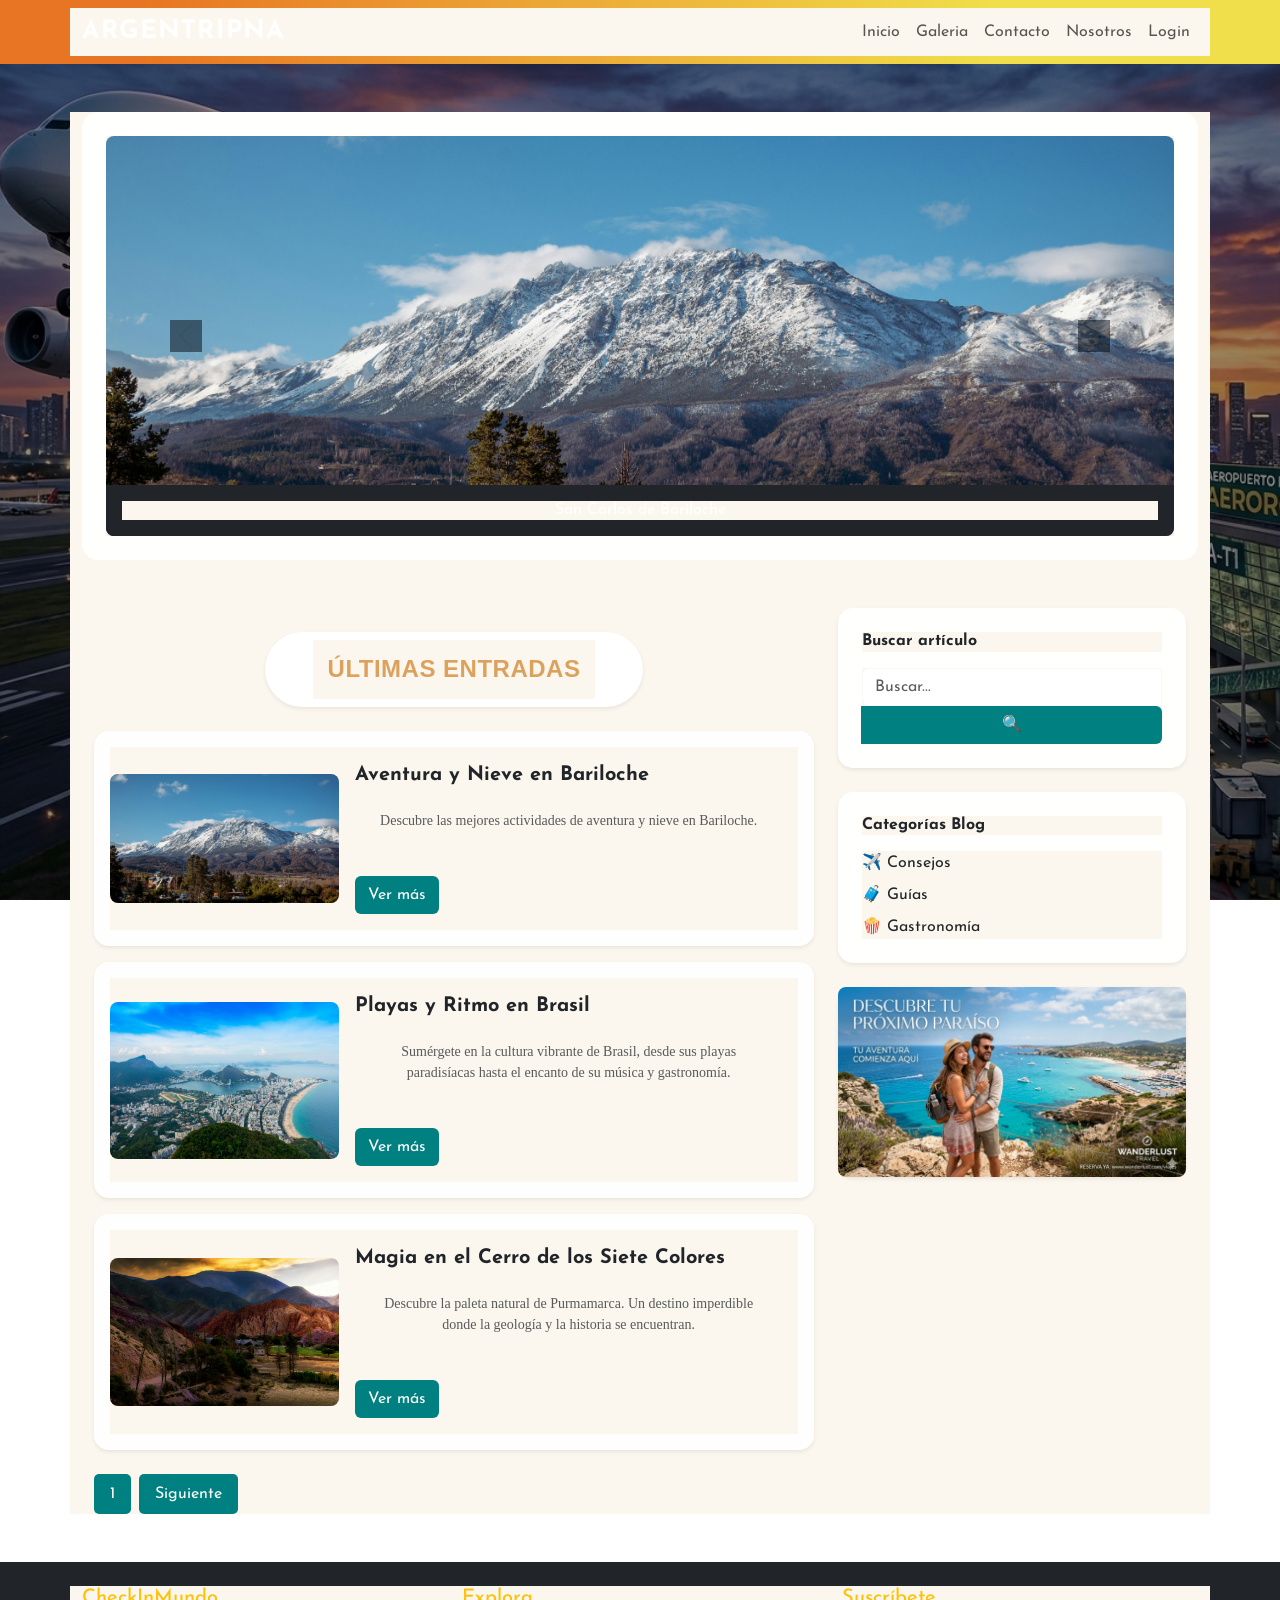
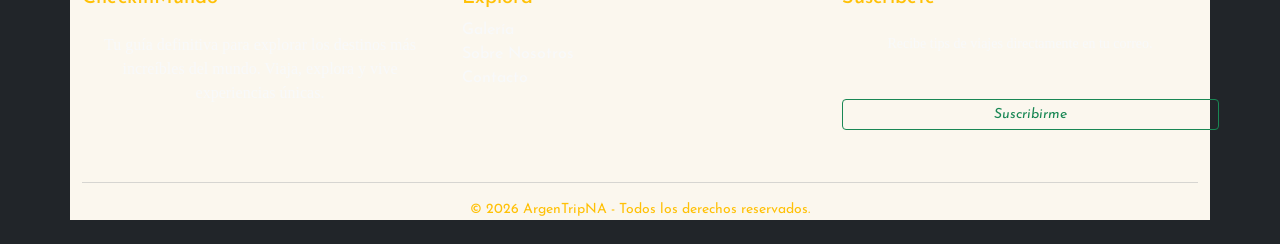
<file: index.html>
<!doctype html>
<html lang="es">
  <head>
    <meta charset="UTF-8" />
    <meta name="viewport" content="width=device-width, initial-scale=1.0" />
    <link rel="stylesheet" href="../css/bootstrap.min.css" />
    <link rel="stylesheet" href="../css/style.css" />
    <title>Destinos Turísticos</title>
  </head>
  <body class="fondo">
    <header class="sticky-top">
      <nav class="navbar nav-bg navbar-expand-lg">
        <div class="container">
          <a href="./index.html" class="navbar-brand">ArgenTripNA</a>
          <button
            class="navbar-toggler"
            data-bs-toggle="collapse"
            data-bs-target="#opcionesMenu"
          >
            <span class="navbar-toggler-icon"></span>
          </button>
          <div class="collapse navbar-collapse" id="opcionesMenu">
            <ul class="navbar-nav ms-auto">
              <li class="nav-item">
                <a
                  class="nav-link btn btn-outline-success hover-blanco"
                  href="./pages/entradaBlog.html"
                  >Inicio</a
                >
              </li>
              <li class="nav-item">
                <a
                  class="nav-link btn btn-outline-success hover-blanco"
                  href="./pages/galeria.html"
                  >Galeria</a
                >
              </li>
              <li class="nav-item">
                <a
                  class="nav-link btn btn-outline-success hover-blanco"
                  href="./pages/contacto.html"
                  >Contacto</a
                >
              </li>
              <li class="nav-item">
                <a
                  class="nav-link btn btn-outline-success hover-blanco"
                  href="./pages/nosotros.html"
                  >Nosotros</a
                >
              </li>
              <li class="nav-item">
                <a class="nav-link btn btn-outline-success hover-blanco" href="./pages/login.html"
                  >Login</a
                >
              </li>
            </ul>
          </div>
        </div>
      </nav>
    </header>
    <main class="container my-5">
      <section class="mb-5">
        <div class="p-4 rounded-4 card-glass">
          <div
            id="carouselExample"
            class="carousel slide"
            data-bs-ride="carousel"
          >
            <div class="carousel-inner">
              <div
                class="text-center carousel-item active"
                data-bs-interval="4000"
              >
                <a href="#" class="text-decoration-none">
                  <div
                    class="position-relative overflow-hidden rounded-3 shadow-sm"
                    style="height: 400px"
                  >
                    <img
                      src="../img/bariloche.jpg.jpeg"
                      class="d-block w-100 h-100 object-fit-cover"
                      alt="Bariloche"
                    />
                    <div
                      class="position-absolute bottom-0 start-0 w-100 bg-dark bg-opacity-70 p-3 text-white"
                    >
                      <h5 class="m-0 fs-6 fw-normal">
                        San Carlos de Bariloche
                      </h5>
                    </div>
                  </div>
                </a>
              </div>

              <div class="text-center carousel-item" data-bs-interval="4000">
                <a href="#" class="text-decoration-none">
                  <div
                    class="position-relative overflow-hidden rounded-3 shadow-sm"
                    style="height: 400px"
                  >
                    <img
                      src="../img/brasil.jpg.jpeg"
                      class="d-block w-100 h-100 object-fit-cover"
                      alt="Brasil"
                    />
                    <div
                      class="position-absolute bottom-0 start-0 w-100 bg-dark bg-opacity-70 p-3 text-white"
                    >
                      <h5 class="m-0 fs-6 fw-normal">
                        Playas Tropicales de Brasil
                      </h5>
                    </div>
                  </div>
                </a>
              </div>

              <div class="text-center carousel-item" data-bs-interval="4000">
                <a href="#" class="text-decoration-none">
                  <div
                    class="position-relative overflow-hidden rounded-3 shadow-sm"
                    style="height: 400px"
                  >
                    <img
                      src="../img/buenos aires.jpg.jpeg"
                      class="d-block w-100 h-100 object-fit-cover"
                      alt="Buenos Aires"
                    />
                    <div
                      class="position-absolute bottom-0 start-0 w-100 bg-dark bg-opacity-70 p-3 text-white"
                    >
                      <h5 class="m-0 fs-6 fw-normal">
                        Cultura y Tango en Buenos Aires
                      </h5>
                    </div>
                  </div>
                </a>
              </div>

              <div class="text-center carousel-item" data-bs-interval="4000">
                <a href="#" class="text-decoration-none">
                  <div
                    class="position-relative overflow-hidden rounded-3 shadow-sm"
                    style="height: 400px"
                  >
                    <img
                      src="../img/cerro de los siete colores.jpg.jpeg"
                      class="d-block w-100 h-100 object-fit-cover"
                      alt="Cerro de los Siete Colores"
                    />
                    <div
                      class="position-absolute bottom-0 start-0 w-100 bg-dark bg-opacity-70 p-3 text-white"
                    >
                      <h5 class="m-0 fs-6 fw-normal">
                        Cerro de los Siete Colores - Purmamarca
                      </h5>
                    </div>
                  </div>
                </a>
              </div>

              <div class="text-center carousel-item" data-bs-interval="4000">
                <a href="#" class="text-decoration-none">
                  <div
                    class="position-relative overflow-hidden rounded-3 shadow-sm"
                    style="height: 400px"
                  >
                    <img
                      src="../img/mendoza.jpg.jpeg"
                      class="d-block w-100 h-100 object-fit-cover"
                      alt="Mendoza"
                    />
                    <div
                      class="position-absolute bottom-0 start-0 w-100 bg-dark bg-opacity-70 p-3 text-white"
                    >
                      <h5 class="m-0 fs-6 fw-normal">
                        Ruta del Vino y Viñedos - Mendoza
                      </h5>
                    </div>
                  </div>
                </a>
              </div>

              <div class="text-center carousel-item" data-bs-interval="4000">
                <a href="#" class="text-decoration-none">
                  <div
                    class="position-relative overflow-hidden rounded-3 shadow-sm"
                    style="height: 400px"
                  >
                    <img
                      src="../img/san martin de los andes.jpg.jpeg"
                      class="d-block w-100 h-100 object-fit-cover"
                      alt="San Martín"
                    />
                    <div
                      class="position-absolute bottom-0 start-0 w-100 bg-dark bg-opacity-70 p-3 text-white"
                    >
                      <h5 class="m-0 fs-6 fw-normal">
                        Lagos y Bosques - San Martín de los Andes
                      </h5>
                    </div>
                  </div>
                </a>
              </div>
            </div>

            <button
              class="carousel-control-prev"
              type="button"
              data-bs-target="#carouselExample"
              data-bs-slide="prev"
            >
              <span
                class="carousel-control-prev-icon"
                aria-hidden="true"
                style="filter: invert(1)"
              ></span>
            </button>
            <button
              class="carousel-control-next"
              type="button"
              data-bs-target="#carouselExample"
              data-bs-slide="next"
            >
              <span
                class="carousel-control-next-icon"
                aria-hidden="true"
                style="filter: invert(1)"
              ></span>
            </button>
          </div>
        </div>
      </section>
      <div class="container my-5">
        <div class="row g-4">
          <div class="col-12 col-lg-8" id="blog-content ">
            <div class="text-center my-4">
  <div class="bg-white px-5 py-2 rounded-pill shadow-sm d-inline-block">
    <h2 class="mb-0 fw-bold" style="color: var(--color-principal); font-size: 1.5rem; letter-spacing: 0.5px;">
      ÚLTIMAS ENTRADAS
    </h2>
  </div>
</div>

            <div
              class="card border-0 shadow-sm p-3 my-3 card-hover"
              style="
                border-radius: 15px;
                background-color: rgba(255, 255, 255, 0.93);
              "
            >
              <div class="row g-0 align-items-center">
                <div class="col-md-4">
                  <img
                    src="../img/bariloche.jpg.jpeg"
                    class="img-fluid rounded-3"
                    alt="Bariloche"
                  />
                </div>
                <div class="col-md-8">
                  <div class="card-body">
                    <h5 class="card-title fw-bold">
                      Aventura y Nieve en Bariloche
                    </h5>
                    <p class="card-text text-muted small">
                      Descubre las mejores actividades de aventura y nieve en
                      Bariloche.
                    </p>
                    <a
                      href="#"
                      class="btn text-white"
                      style="background-color: #008080"
                      >Ver más</a
                    >
                  </div>
                </div>
              </div>
            </div>
            <div
              class="card border-0 shadow-sm p-3 my-3 card-hover"
              style="
                border-radius: 15px;
                background-color: rgba(255, 255, 255, 0.93);
              "
            >
              <div class="row g-0 align-items-center">
                <div class="col-md-4">
                  <img
                    src="../img/brasil.jpg.jpeg"
                    class="img-fluid rounded-3"
                    alt="Bariloche"
                  />
                </div>
                <div class="col-md-8">
                  <div class="card-body">
                    <h5 class="card-title fw-bold">Playas y Ritmo en Brasil</h5>
                    <p class="card-text text-muted small">
                      Sumérgete en la cultura vibrante de Brasil, desde sus
                      playas paradisíacas hasta el encanto de su música y
                      gastronomía.
                    </p>
                    <a
                      href="#"
                      class="btn text-white"
                      style="background-color: #008080"
                      >Ver más</a
                    >
                  </div>
                </div>
              </div>
            </div>
            <div
              class="card border-0 shadow-sm p-3 my-3 card-hover"
              style="
                border-radius: 15px;
                background-color: rgba(255, 255, 255, 0.93);
              "
            >
              <div class="row g-0 align-items-center">
                <div class="col-md-4">
                  <img
                    src="../img/cerro de los siete colores.jpg.jpeg"
                    class="img-fluid rounded-3"
                    alt="Bariloche"
                  />
                </div>
                <div class="col-md-8">
                  <div class="card-body">
                    <h5 class="card-title fw-bold">
                      Magia en el Cerro de los Siete Colores
                    </h5>
                    <p class="card-text text-muted small">
                      Descubre la paleta natural de Purmamarca. Un destino
                      imperdible donde la geología y la historia se encuentran.
                    </p>
                    <a
                      href="#"
                      class="btn text-white"
                      style="background-color: #008080"
                      >Ver más</a
                    >
                  </div>
                </div>
              </div>
            </div>

            <div class="d-flex gap-2 mt-4">
              <a
                class="btn text-white border-0 py-2 px-3"
                href="#"
                style="background-color: #008080; border-radius: 5px"
                >1</a
              >
              <a
                class="btn text-white border-0 py-2 px-3"
                href="#"
                style="background-color: #008080; border-radius: 5px"
                >Siguiente</a
              >
            </div>
          </div>

          <div class="col-12 col-lg-4 d-flex flex-column gap-4" id="sidebar">
            <div
              class="card border-0 shadow-sm p-4 card-glass"
              style="border-radius: 15px"
            >
              <h6 class="fw-bold mb-3">Buscar artículo</h6>
              <div class="input-group">
                <input
                  type="text"
                  class="form-control border-light"
                  placeholder="Buscar..."
                />
                <button
                  class="btn text-white"
                  type="button"
                  style="background-color: #008080"
                >
                  🔍
                </button>
              </div>
            </div>

            <div
              class="card border-0 shadow-sm p-4 card-glass"
              style="border-radius: 15px"
            >
              <h6 class="fw-bold mb-3">Categorías Blog</h6>
              <ul class="list-unstyled d-flex flex-column gap-2 mb-0">
                <li>
                  <a href="#" class="text-decoration-none text-dark"
                    >✈️ Consejos</a
                  >
                </li>
                <li>
                  <a href="#" class="text-decoration-none text-dark"
                    >🧳 Guías</a
                  >
                </li>
                <li>
                  <a href="#" class="text-decoration-none text-dark"
                    >🍿 Gastronomía</a
                  >
                </li>
              </ul>
            </div>

            <a
              href="#"
              class="card border-0 shadow-sm ad-hover"
              style="border-radius: 15px; text-decoration: none"
            >
              <img
                src="../img/publicidad.png"
                class="img-fluid rounded-3"
                alt="Anuncio"
              />
            </a>
          </div>
        </div>
      </div>
    </main>
    <footer class="bg-dark text-light py-4 mt-5">
      <div class="container">
        <div class="row">
          <div class="col-md-4 mb-3">
            <h5 class="text-warning">CheckInMundo</h5>
            <p>
              Tu guía definitiva para explorar los destinos más increíbles del
              mundo. Viaja, explora y vive experiencias únicas.
            </p>
          </div>

          <div class="col-md-4 mb-3">
            <h5 class="text-warning">Explora</h5>
            <ul class="list-unstyled">
              <li>
                <a
                  href="../pages/galeria.html"
                  class="text-light text-decoration-none hover-naranja"
                  >Galería</a
                >
              </li>
              <li>
                <a
                  href="../pages/nosotros.html"
                  class="text-light text-decoration-none hover-naranja"
                  >Sobre Nosotros</a
                >
              </li>
              <li>
                <a
                  href="../pages/contacto.html"
                  class="text-light text-decoration-none hover-naranja"
                  >Contacto</a
                >
              </li>
            </ul>
          </div>

          <div class="col-md-4 mb-3">
            <h5 class="text-warning">Suscríbete</h5>
            <p class="small">
              Recibe tips de viajes directamente en tu correo.
            </p>
            
            <button
              class="btn btn-outline-success btn-sm hover-blanco"
              data-bs-toggle="modal"
              data-bs-target="#ModalSuscripcion"
            >
              <i class="bi bi-play-fill">Suscribirme</i>
            </button>
          </div>
        </div>

        <hr class="border-secondary" />

        <div class="text-center small  text-warning">
          &copy; 2026 ArgenTripNA - Todos los derechos reservados.
        </div>
      </div>
    <link rel="stylesheet" href="../css/bootstrap.min.css" />
    <link rel="stylesheet" href="../css/style.css" />
    <title>Destinos Turísticos</title>
  </head>
  <body>
    <main>
      <div
        class="modal fade"
        id="ModalSuscripcion"
        tabindex="-1"
        aria-labelledby="ModalSuscripcionLabel"
        aria-hidden="true"
      >
        <div class="modal-dialog">
          <div class="modal-content">
            <div class="modal-header">
              <h2 class="modal-title fs-5" id="ModalSuscripcionLabel">
                Suscribirse a ArgenTripNa
              </h2>
              <button
                type="button"
                class="btn-close"
                data-bs-dismiss="modal"
                aria-label="Close"
              ></button>
            </div>
            <div class="modal-body">
              <div class="container pb-1 pt-1">
                <label class="largo-texto" for="usuario"
                  >Nombre de Usuario *</label
                >
                <input
                  type="text"
                  minlength="2"
                  maxlength="30"
                  placeholder="Ej:Alex4510"
                  required
                  id="usuario"
                />
              </div>
              <div class="container pb-1 pt-1">
                <label class="largo-texto" for="email">Mail *</label>
                <input
                  type="email"
                  placeholder="Ej: Alex1090@gmail.com"
                  required
                  id="email"
                />
              </div>
              <div class="container">
                <label class="largo-texto" for="Contraseña">Contraseña *</label>
                <input
                  type="password"
                  minlength="2"
                  maxlength="50"
                  placeholder="*************"
                  required
                  id="Contraseña"
                />
              </div>
              <button type="submit" class="btn btn-primary mt-2">
                Suscribirse
              </button>
            </div>
          </div>
        </div>
      </div>
    </footer>
    <script src="../js/bootstrap.min.js"></script>
  </body>
</html>
</file>
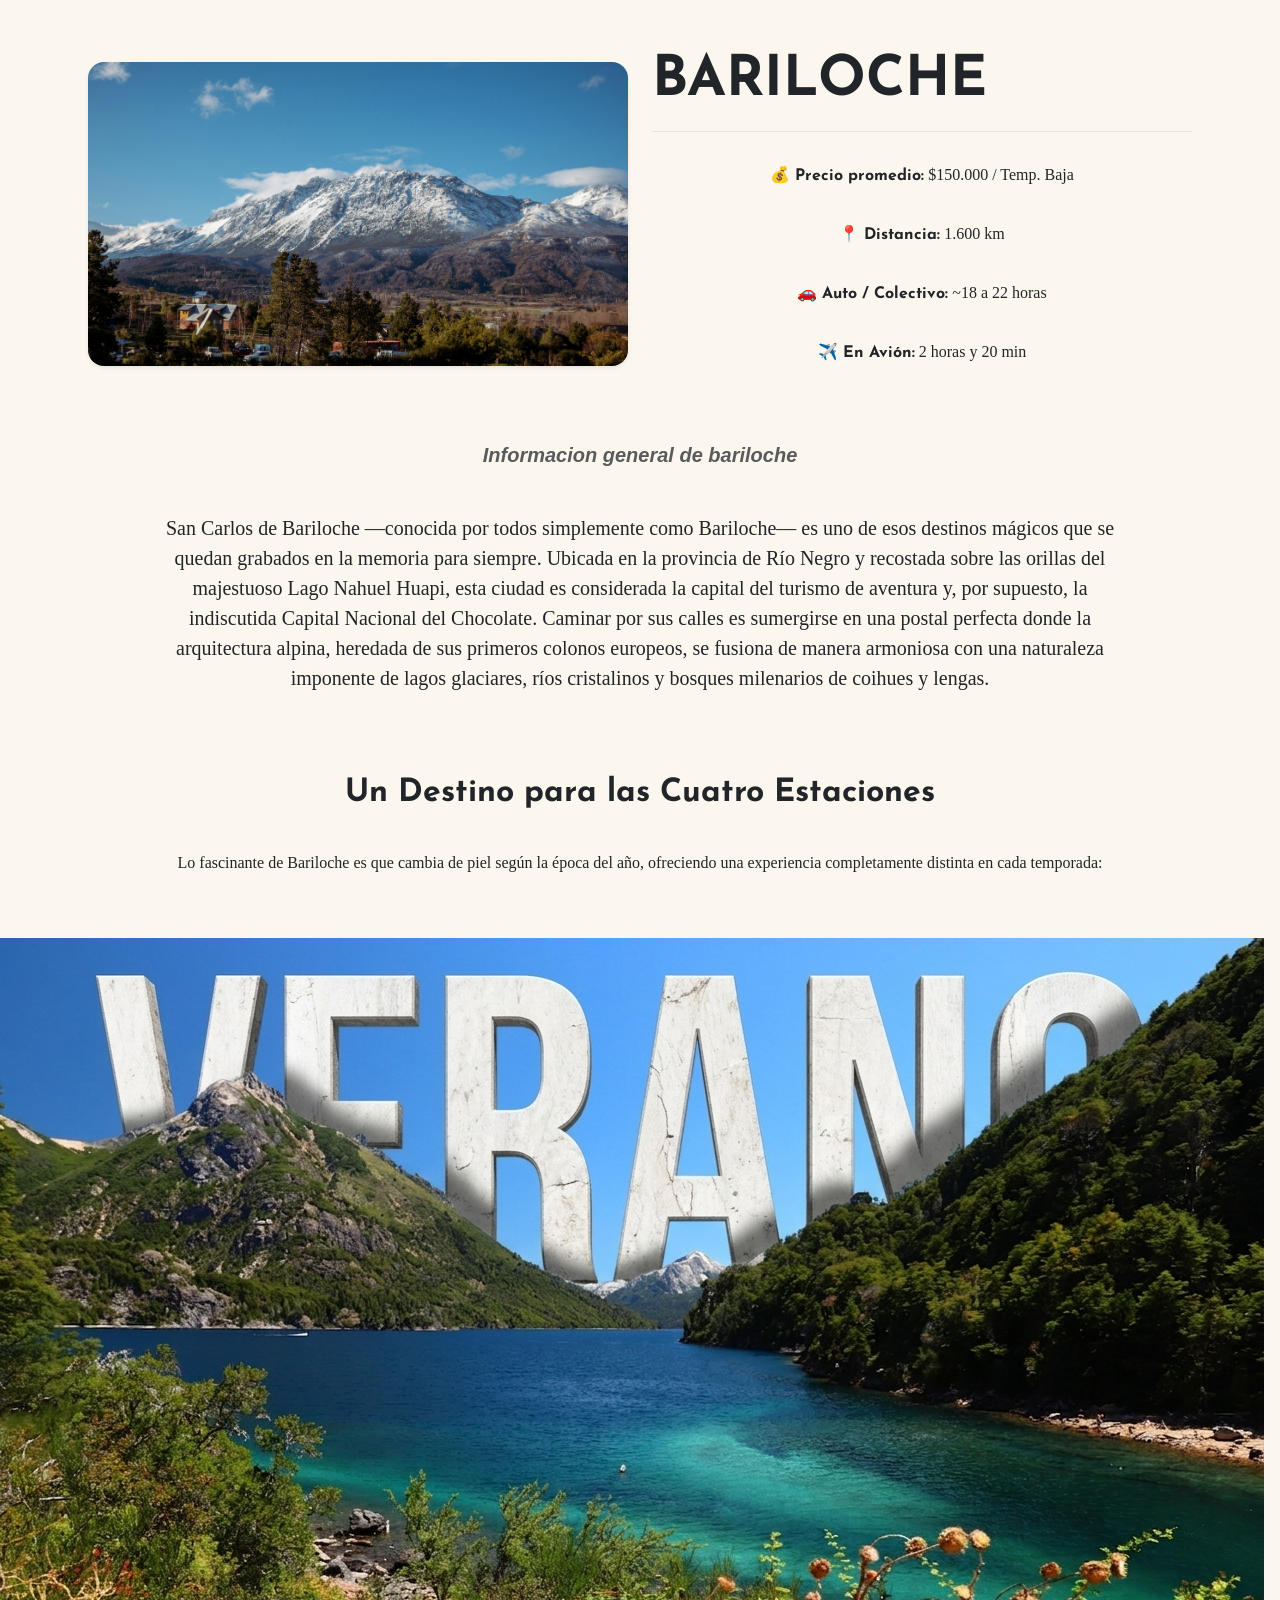
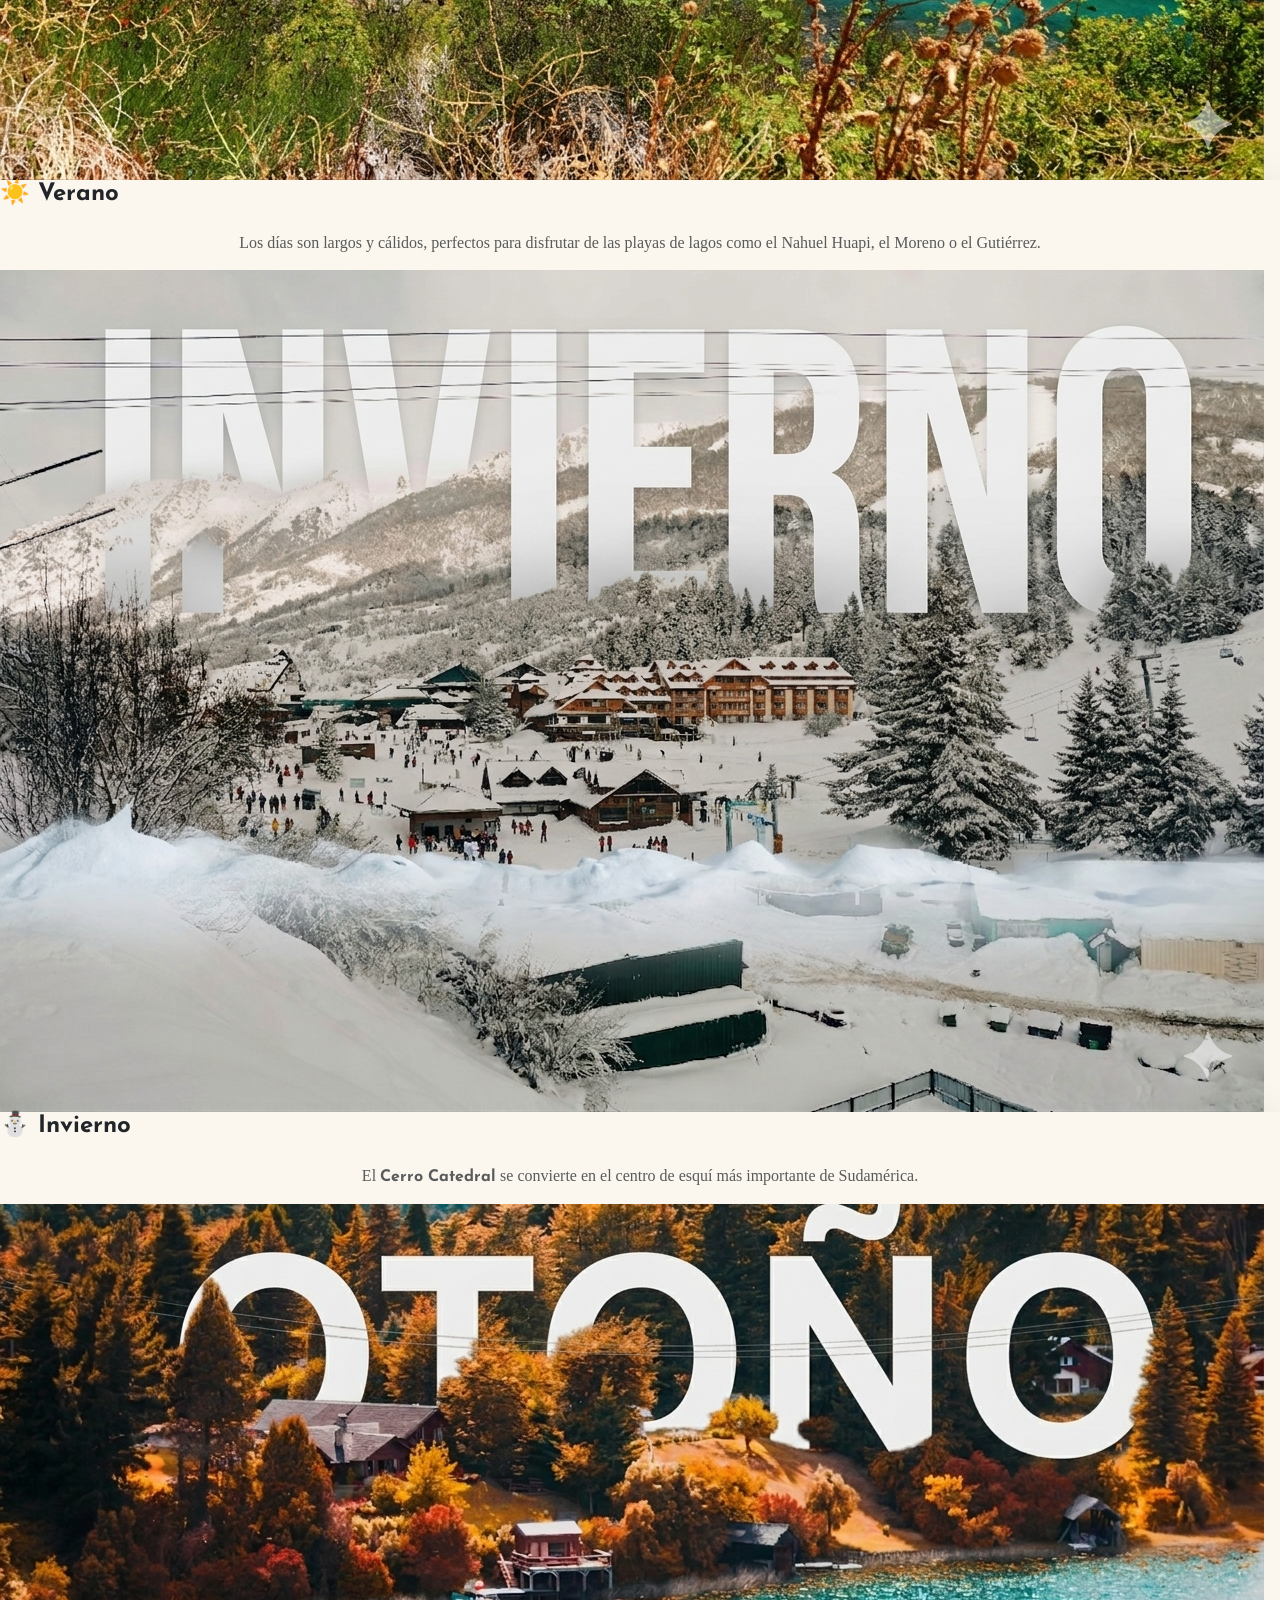
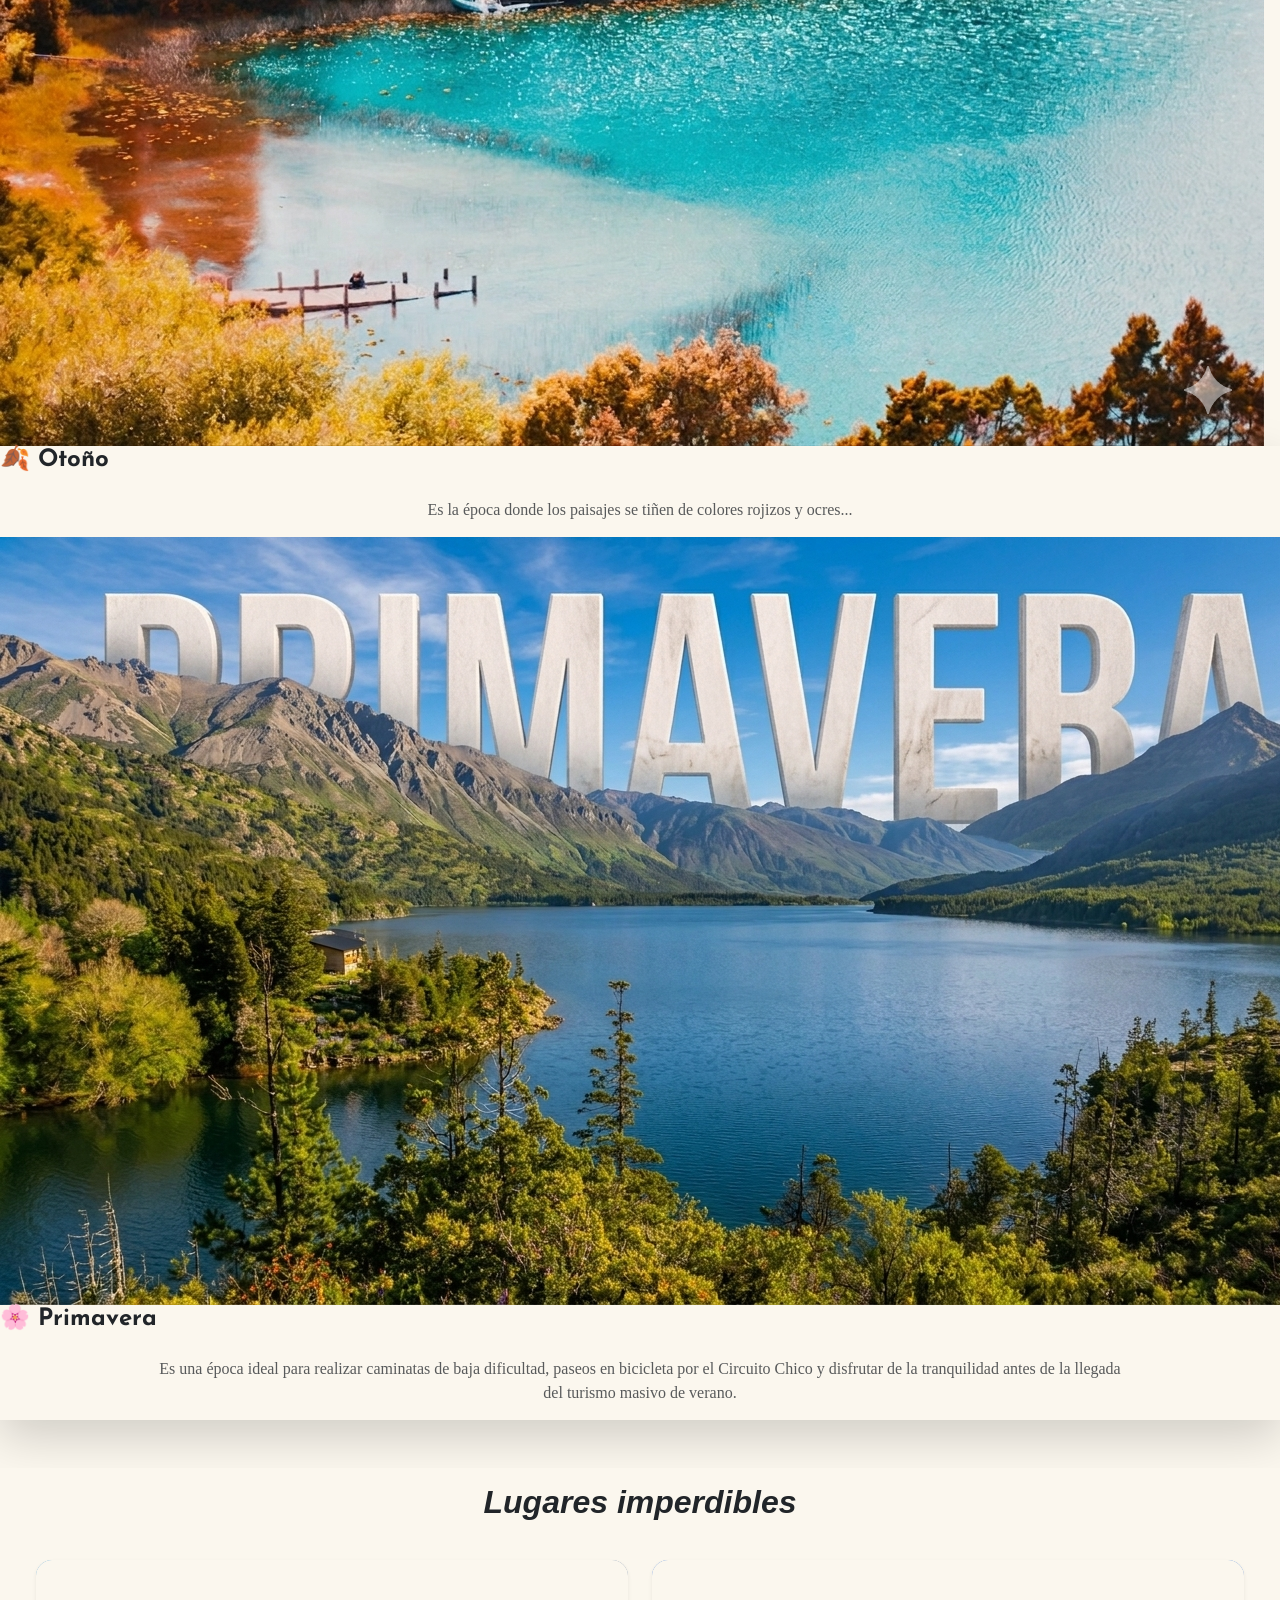
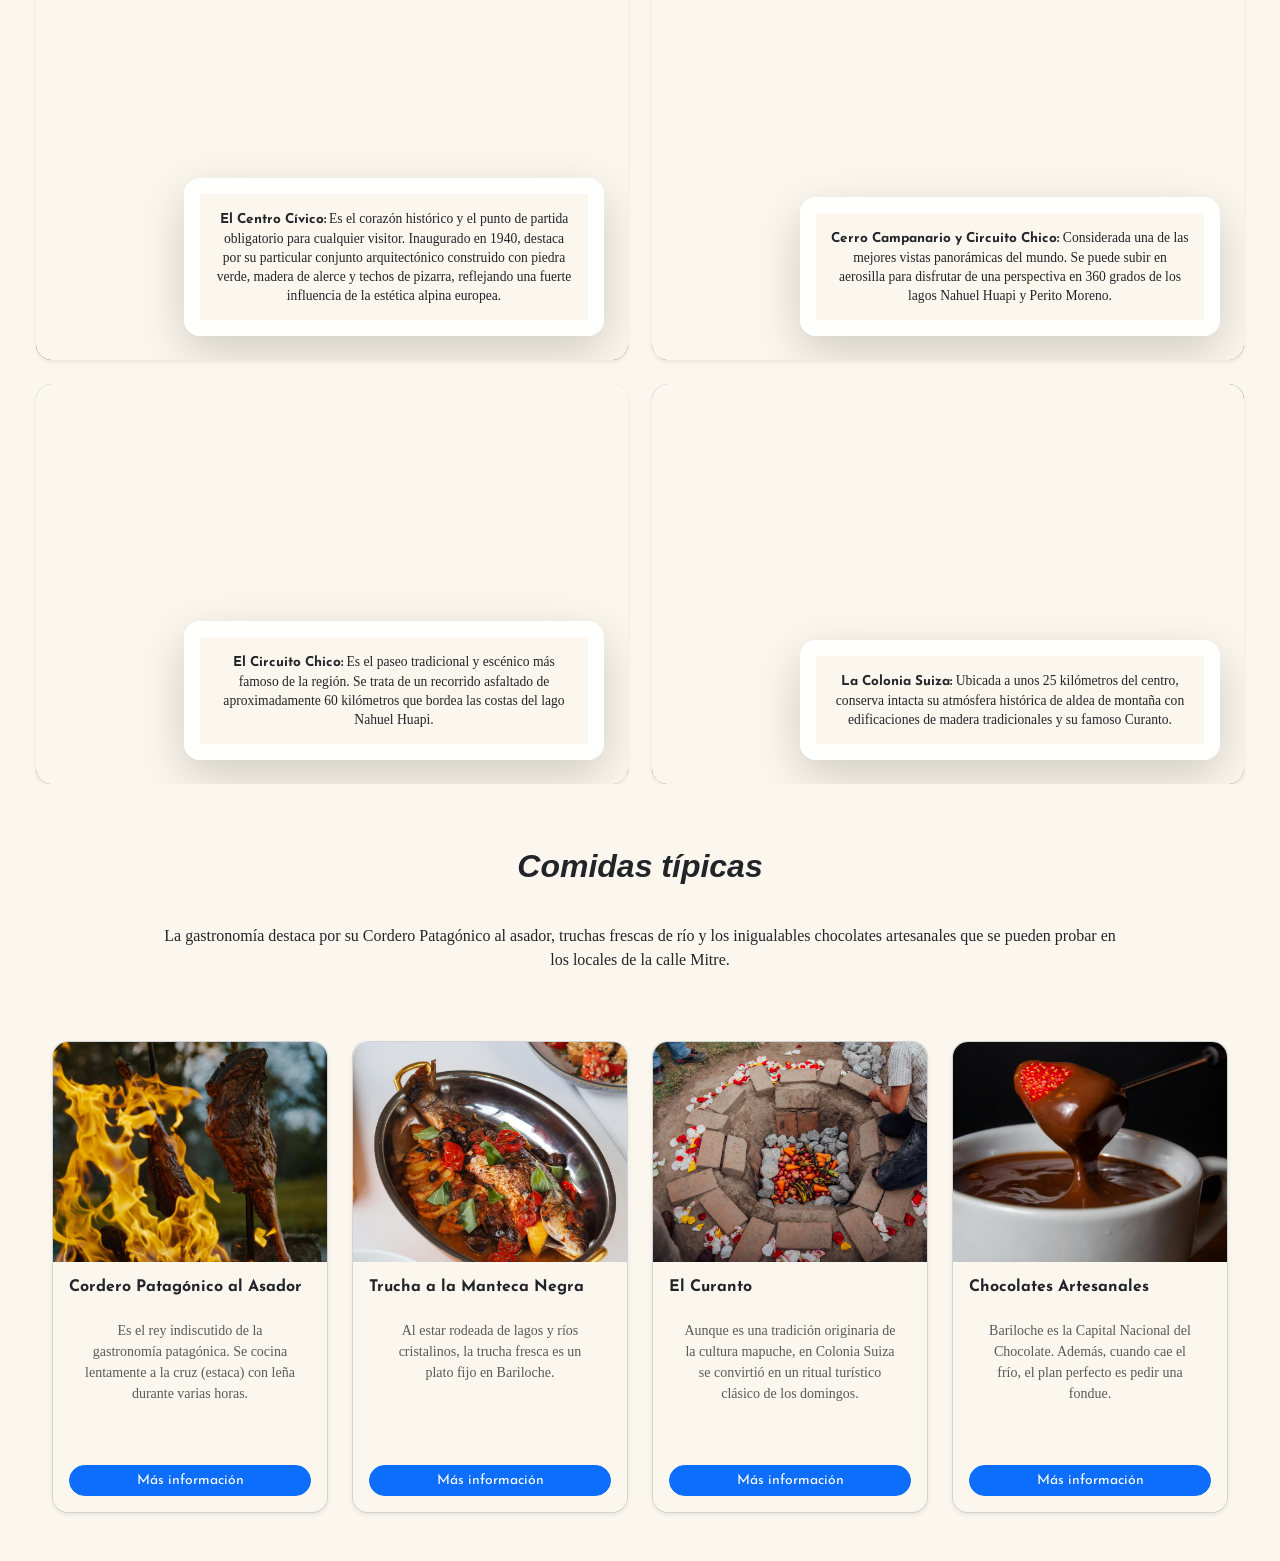
<file: pages/bariloche.html>
<!doctype html>
<html lang="en">
  <head>
    <meta charset="UTF-8" />
    <meta name="viewport" content="width=device-width, initial-scale=1.0" />
    <link rel="stylesheet" href="../css/bootstrap.min.css" />
    <link rel="stylesheet" href="../css/style.css" />
    <title>Destinos Turísticos</title>
  </head>
  <body>
    <main>
      <section class="container" style="width: 90%; max-width: 1200px">
        <div class="header-box row align-items-center g-4 mx-0 mb-5 mt-4">
          <div class="col-md-6">
            <img
              src="../img/bariloche.jpg.jpeg"
              alt="Bariloche"
              class="mockup-img w-100 rounded-4 shadow-sm"
            />
          </div>
          <div class="col-md-6 text-center text-md-start">
            <h3 class="display-4 fw-bold text-uppercase tracking-wide">
              Bariloche
            </h3>
            <div class="info-datos mt-3 pt-3 border-top">
              <p class="mb-1">
                <strong>💰 Precio promedio:</strong> $150.000 / Temp. Baja
              </p>
              <p class="mb-1"><strong>📍 Distancia:</strong> 1.600 km</p>
              <p class="mb-1">
                <strong>🚗 Auto / Colectivo:</strong> ~18 a 22 horas
              </p>
              <p class="mb-0"><strong>✈️ En Avión:</strong> 2 horas y 20 min</p>
            </div>
          </div>
        </div>
        <div class="mb-5">
          <div>
            <h2 class="h5 fw-bold text-muted mb-3" style="font-style: italic">
              Informacion general de bariloche
            </h2>
            <p class="lead">
              San Carlos de Bariloche —conocida por todos simplemente como
              Bariloche— es uno de esos destinos mágicos que se quedan grabados
              en la memoria para siempre. Ubicada en la provincia de Río Negro y
              recostada sobre las orillas del majestuoso Lago Nahuel Huapi, esta
              ciudad es considerada la capital del turismo de aventura y, por
              supuesto, la indiscutida Capital Nacional del Chocolate. Caminar
              por sus calles es sumergirse en una postal perfecta donde la
              arquitectura alpina, heredada de sus primeros colonos europeos, se
              fusiona de manera armoniosa con una naturaleza imponente de lagos
              glaciares, ríos cristalinos y bosques milenarios de coihues y
              lengas.
            </p>
          </div>
          <div class="text-center mt-5 mb-4">
            <h2>
              <strong>Un Destino para las Cuatro Estaciones</strong>
            </h2>
            <p>
              Lo fascinante de Bariloche es que cambia de piel según la época
              del año, ofreciendo una experiencia completamente distinta en cada
              temporada:
            </p>
          </div>
        </div>
      </section>
      <div class="estacion-wrapper">
        <picture>
          <source media="(min-width: 768px)" srcset="../img/verano.png" />

          <img
            src="../img/verano-cel.jpg"
            alt="verano en bariloche"
            class="estacion-img"
          />
        </picture>

        <div class="estacion-card shadow-lg">
          <h4 class="fw-bold mb-2">☀️ Verano</h4>
          <p class="mb-0 text-muted">
            Los días son largos y cálidos, perfectos para disfrutar de las
                playas de lagos como el Nahuel Huapi, el Moreno o el Gutiérrez.
          </p>
        </div>
      </div>
      <div class="estacion-wrapper">
        <picture>
          <source media="(min-width: 768px)" srcset="../img/invierno.png" />

          <img
            src="../img/invierno-cel.jpg"
            alt="Invierno en Bariloche"
            class="estacion-img"
          />
        </picture>

        <div class="estacion-card shadow-lg">
          <h4 class="fw-bold mb-2">⛄ Invierno</h4>
          <p class="mb-0 text-muted">
            El
            <strong>Cerro Catedral</strong> se convierte en el centro de esquí
            más importante de Sudamérica.
          </p>
        </div>
      </div>
      <div class="estacion-wrapper">
        <picture>
          <!-- Corregido a .jpg -->
          <source media="(min-width: 768px)" srcset="../img/otoño.png" />

          <!-- Corregido el nombre del archivo y la extensión a .jpg -->
          <img
            src="../img/otoño-cel.jpg"
            alt="Otoño en Bariloche"
            class="estacion-img"
          />
        </picture>

        <div class="estacion-card shadow-lg">
          <h4 class="fw-bold mb-2">🍂 Otoño</h4>
          <p class="mb-0 text-muted">
            Es la época donde los paisajes se tiñen de colores rojizos y
            ocres...
          </p>
        </div>
      </div>
      <div class="estacion-wrapper">
        <picture>
          <source media="(min-width: 768px)" srcset="../img/primavera.png" />
          <img
            src="../img/primavera.png"
            alt="primavera en bariloche"
            class="estacion-img"
          />
        </picture>

        <div class="estacion-card shadow-lg">
          <h4 class="fw-bold mb-2">🌸 Primavera</h4>
          <p class="mb-0 text-muted">
            Es una época ideal para
                realizar caminatas de baja dificultad, paseos en bicicleta por
                el Circuito Chico y disfrutar de la tranquilidad antes de la
                llegada del turismo masivo de verano.
          </p>
        </div>
      </div>
      <section
      class="container-fluid px-4 text-center my-5"
        style="overflow-x: hidden"
      >
<h2 class="h2 fw-bold mb-4" style="font-style: italic">
          Lugares imperdibles
        </h2>
        <div class="row row-cols-1 row-cols-md-2 g-4 mx-0">
          <div class="col">
            <div
              class="position-relative w-100 overflow-hidden rounded-4 text-dark shadow-sm"
              style="min-height: 400px"
            >
              <img
                src="../img/cerro-civico.jpg"
                alt="Centro Cívico"
                class="position-absolute top-0 start-0 w-100 h-100"
                style="object-fit: cover; z-index: 1"
              />
              <div
                class="position-relative w-100 h-100 d-flex align-items-end justify-content-end p-2 p-sm-3"
                style="z-index: 2; min-height: 400px"
              >
                <div
                  class="p-3 rounded-4 shadow-lg col-12 col-sm-10 col-md-9 m-2 text-start hover-box-flotante"
                  style="
                    background-color: rgba(255, 255, 255, 0.9);
                    backdrop-filter: blur(12px);
                    -webkit-backdrop-filter: blur(12px);
                  "
                >
                  <p
                    class="mb-0 small"
                    style="font-size: 0.85rem; line-height: 1.4"
                  >
                    <strong>El Centro Cívico:</strong>
                    Es el corazón histórico y el punto de partida obligatorio
                    para cualquier visitor. Inaugurado en 1940, destaca por su
                    particular conjunto arquitectónico construido con piedra
                    verde, madera de alerce y techos de pizarra, reflejando una
                    fuerte influencia de la estética alpina europea.
                  </p>
                </div>
              </div>
            </div>
          </div>

          <div class="col">
            <div
              class="position-relative w-100 overflow-hidden rounded-4 text-dark shadow-sm"
              style="min-height: 400px"
            >
              <img
                src="../img/cerro-campanario.jpg"
                alt="Cerro Campanario"
                class="position-absolute top-0 start-0 w-100 h-100"
                style="object-fit: cover; z-index: 1"
              />
              <div
                class="position-relative w-100 h-100 d-flex align-items-end justify-content-end p-2 p-sm-3"
                style="z-index: 2; min-height: 400px"
              >
                <div
                  class="p-3 rounded-4 shadow-lg col-12 col-sm-10 col-md-9 m-2 text-start hover-box-flotante"
                  style="
                    background-color: rgba(255, 255, 255, 0.9);
                    backdrop-filter: blur(12px);
                    -webkit-backdrop-filter: blur(12px);
                  "
                >
                  <p
                    class="mb-0 small"
                    style="font-size: 0.85rem; line-height: 1.4"
                  >
                    <strong>Cerro Campanario y Circuito Chico:</strong>
                    Considerada una de las mejores vistas panorámicas del mundo.
                    Se puede subir en aerosilla para disfrutar de una
                    perspectiva en 360 grados de los lagos Nahuel Huapi y Perito
                    Moreno.
                  </p>
                </div>
              </div>
            </div>
          </div>

          <div class="col">
            <div
              class="position-relative w-100 overflow-hidden rounded-4 text-dark shadow-sm"
              style="min-height: 400px"
            >
              <img
                src="../img/circuito-chico.jpg"
                alt="Circuito Chico"
                class="position-absolute top-0 start-0 w-100 h-100"
                style="object-fit: cover; z-index: 1"
              />
              <div
                class="position-relative w-100 h-100 d-flex align-items-end justify-content-end p-2 p-sm-3"
                style="z-index: 2; min-height: 400px"
              >
                <div
                  class="p-3 rounded-4 shadow-lg col-12 col-sm-10 col-md-9 m-2 text-start hover-box-flotante"
                  style="
                    background-color: rgba(255, 255, 255, 0.9);
                    backdrop-filter: blur(12px);
                    -webkit-backdrop-filter: blur(12px);
                  "
                >
                  <p
                    class="mb-0 small"
                    style="font-size: 0.85rem; line-height: 1.4"
                  >
                    <strong>El Circuito Chico:</strong>
                    Es el paseo tradicional y escénico más famoso de la región.
                    Se trata de un recorrido asfaltado de aproximadamente 60
                    kilómetros que bordea las costas del lago Nahuel Huapi.
                  </p>
                </div>
              </div>
            </div>
          </div>

          <div class="col">
            <div
              class="position-relative w-100 overflow-hidden rounded-4 text-dark shadow-sm"
              style="min-height: 400px"
            >
              <img
                src="../img/colonia.jpg"
                alt="Colonia Suiza"
                class="position-absolute top-0 start-0 w-100 h-100"
                style="object-fit: cover; z-index: 1"
              />
              <div
                class="position-relative w-100 h-100 d-flex align-items-end justify-content-end p-2 p-sm-3"
                style="z-index: 2; min-height: 400px"
              >
                <div
                  class="p-3 rounded-4 shadow-lg col-12 col-sm-10 col-md-9 m-2 text-start hover-box-flotante"
                  style="
                    background-color: rgba(255, 255, 255, 0.9);
                    backdrop-filter: blur(12px);
                    -webkit-backdrop-filter: blur(12px);
                  "
                >
                  <p
                    class="mb-0 small"
                    style="font-size: 0.85rem; line-height: 1.4"
                  >
                    <strong>La Colonia Suiza:</strong>
                    Ubicada a unos 25 kilómetros del centro, conserva intacta su
                    atmósfera histórica de aldea de montaña con edificaciones de
                    madera tradicionales y su famoso Curanto.
                  </p>
                </div>
              </div>
            </div>
          </div>
        </div>
      </section>
      <section class="container mb-5" style="width: 100%; max-width: 1200px">
        <div class="row align-items-center mb-4 g-4">
          <div class="col-12">
            <h2 class="h2 fw-bold mb-2" style="font-style: italic">
              Comidas típicas
            </h2>
            <p>
              La gastronomía destaca por su Cordero Patagónico al asador,
              truchas frescas de río y los inigualables chocolates artesanales
              que se pueden probar en los locales de la calle Mitre.
            </p>
          </div>
        </div>

        <div class="row g-4 justify-content-center">
          <div
            class="col-12 col-sm-6 col-md-4 col-lg-3 d-flex justify-content-center"
          >
            <div
              class="card w-100 shadow-sm rounded-4 overflow-hidden hover-card"
            >
              <img
                src="../img/cordero-asado.jpg"
                class="card-img-top w-100 object-fit-cover"
                alt="cordero asado"
                style="height: 220px"
              />
              <div class="card-body d-flex flex-column text-start">
                <h5 class="card-title fw-bold fs-6">
                  Cordero Patagónico al Asador
                </h5>
                <p class="card-text small text-muted flex-grow-1">
                  Es el rey indiscutido de la gastronomía patagónica. Se cocina
                  lentamente a la cruz (estaca) con leña durante varias horas.
                </p>
                <a
                  href="https://www.argentina.gob.ar/jefatura/turismo/viaja-por-argentina/cordero-patagonico"
                  target="_blank"
                  class="btn btn-primary btn-sm mt-3 rounded-pill btn-hover-effect"
                  >Más información</a
                >
              </div>
            </div>
          </div>

          <div
            class="col-12 col-sm-6 col-md-4 col-lg-3 d-flex justify-content-center"
          >
            <div
              class="card w-100 shadow-sm rounded-4 overflow-hidden hover-card"
            >
              <img
                src="../img/trucha.jpg"
                class="card-img-top w-100 object-fit-cover"
                alt="trucha a la manteca negra"
                style="height: 220px"
              />
              <div class="card-body d-flex flex-column text-start">
                <h5 class="card-title fw-bold fs-6">
                  Trucha a la Manteca Negra
                </h5>
                <p class="card-text small text-muted flex-grow-1">
                  Al estar rodeada de lagos y ríos cristalinos, la trucha fresca
                  es un plato fijo en Bariloche.
                </p>
                <a
                  href="https://bariloche.org/receta-trucha-a-las-hierbas-con-manteca-y-limon/"
                  target="_blank"
                  class="btn btn-primary btn-sm mt-3 rounded-pill btn-hover-effect"
                  >Más información</a
                >
              </div>
            </div>
          </div>

          <div
            class="col-12 col-sm-6 col-md-4 col-lg-3 d-flex justify-content-center"
          >
            <div
              class="card w-100 shadow-sm rounded-4 overflow-hidden hover-card"
            >
              <img
                src="../img/curanto.jpg"
                class="card-img-top w-100 object-fit-cover"
                alt="el curanto"
                style="height: 220px"
              />
              <div class="card-body d-flex flex-column text-start">
                <h5 class="card-title fw-bold fs-6">El Curanto</h5>
                <p class="card-text small text-muted flex-grow-1">
                  Aunque es una tradición originaria de la cultura mapuche, en
                  Colonia Suiza se convirtió en un ritual turístico clásico de
                  los domingos.
                </p>
                <a
                  href="https://bariloche.org/el-curanto/"
                  target="_blank"
                  class="btn btn-primary btn-sm mt-3 rounded-pill btn-hover-effect"
                  >Más información</a
                >
              </div>
            </div>
          </div>

          <div
            class="col-12 col-sm-6 col-md-4 col-lg-3 d-flex justify-content-center"
          >
            <div
              class="card w-100 shadow-sm rounded-4 overflow-hidden hover-card"
            >
              <img
                src="../img/fondue.jpg"
                class="card-img-top w-100 object-fit-cover"
                alt="chocolates artesanales y fondue"
                style="height: 220px"
              />
              <div class="card-body d-flex flex-column text-start">
                <h5 class="card-title fw-bold fs-6">Chocolates Artesanales</h5>
                <p class="card-text small text-muted flex-grow-1">
                  Bariloche es la Capital Nacional del Chocolate. Además, cuando
                  cae el frío, el plan perfecto es pedir una fondue.
                </p>
                <a
                  href="https://bariloche.org/cine-y-chocolate/"
                  target="_blank"
                  class="btn btn-primary btn-sm mt-3 rounded-pill btn-hover-effect"
                  >Más información</a
                >
              </div>
            </div>
          </div>
        </div>
      </section>
    </main>
  </body>
</html>
</file>
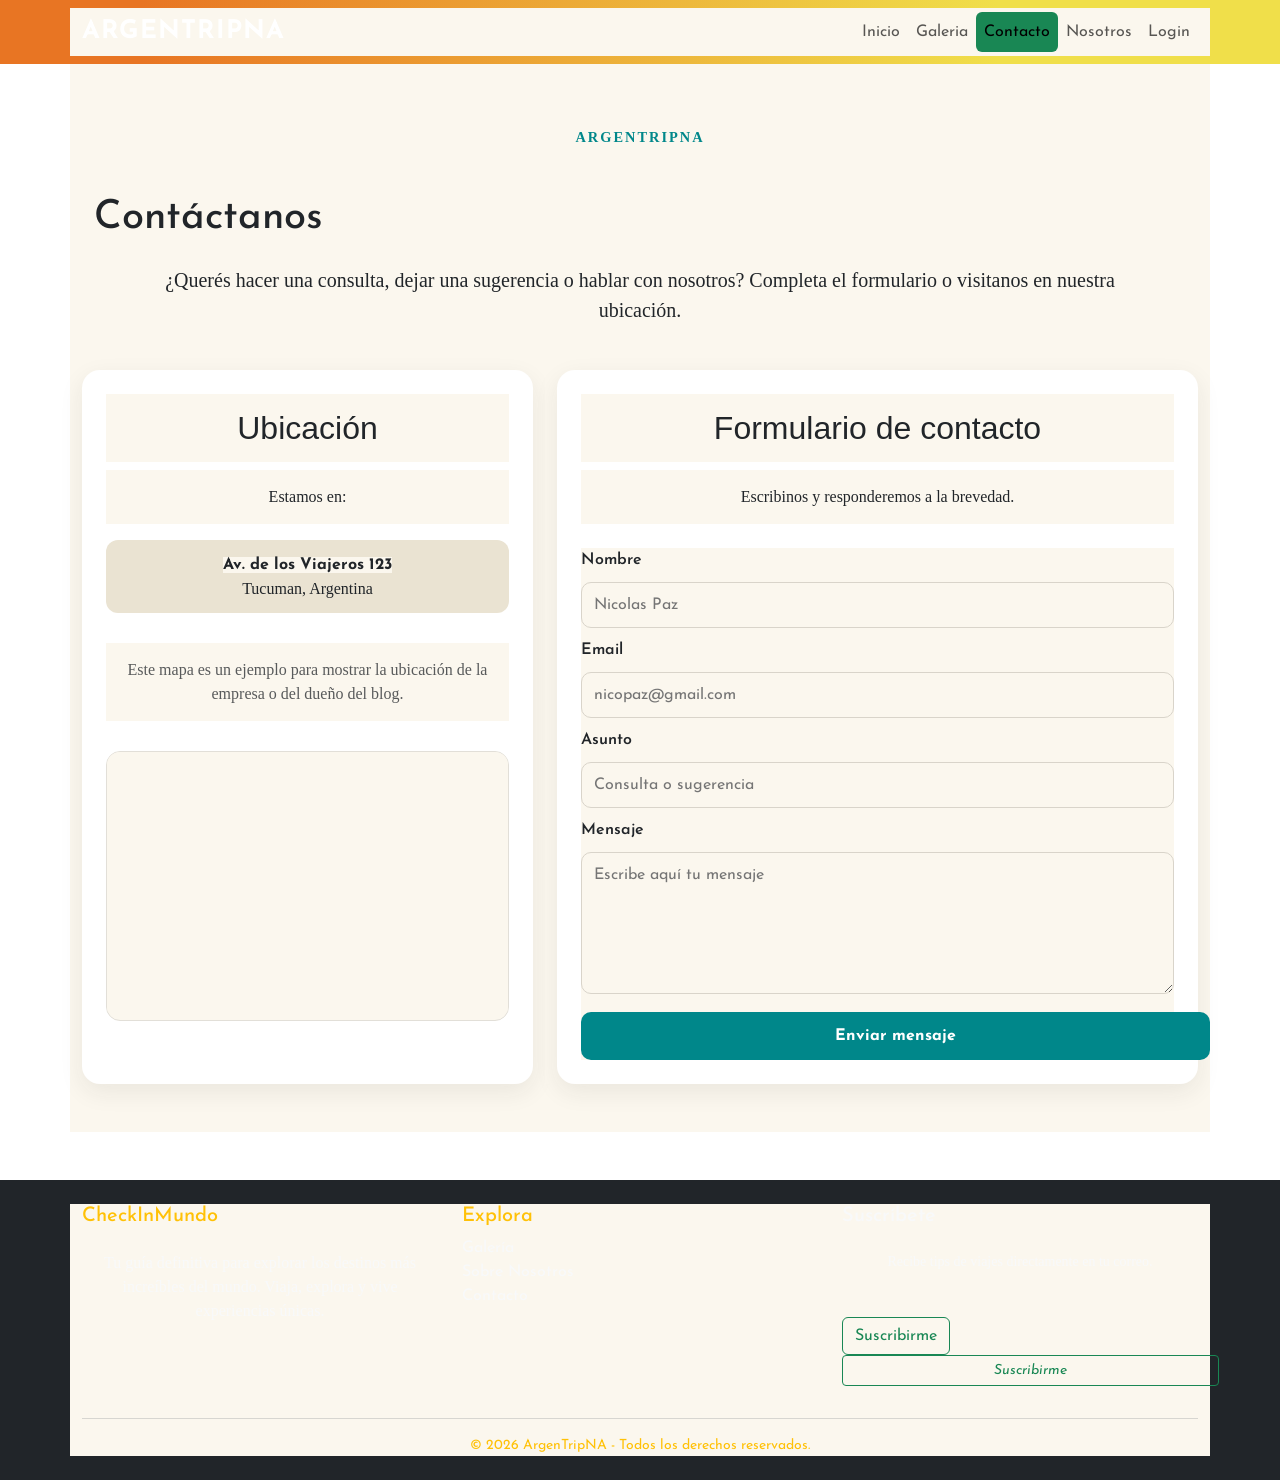
<file: pages/contacto.html>
<!doctype html>
<html lang="es">
  <head>
    <meta charset="UTF-8" />
    <meta name="viewport" content="width=device-width, initial-scale=1.0" />
    <meta name="author" content="Hernan Evis" />
    <link rel="stylesheet" href="../css/bootstrap.min.css" />
      <link rel="stylesheet" href="../css/contacto.css"
    <link rel="stylesheet" href="../css/style.css" />
    <title>Principal - ArgenTripNA</title>
  </head>
  <body>
    <header class="sticky-top">
      <nav class="navbar nav-bg navbar-expand-lg">
        <div class="container">
          <a href="../index.html" class="navbar-brand">ArgenTripNA</a>
          <button
            class="navbar-toggler"
            data-bs-toggle="collapse"
            data-bs-target="#opcionesMenu"
          >
            <span class="navbar-toggler-icon"></span>
          </button>
          <div class="collapse navbar-collapse" id="opcionesMenu">
            <ul class="navbar-nav ms-auto">
              <li class="nav-item">
                <a
                  class="nav-link btn btn-outline-success hover-blanco"
                  href="../pages/entradaBlog.html"
                  >Inicio</a
                >
              </li>
              <li class="nav-item">
                <a
                  class="nav-link btn btn-outline-success hover-blanco"
                  href="../pages/galeria.html"
                  >Galeria</a
                >
              </li>
              <li class="nav-item">
                <a
                  class="nav-link btn btn-outline-success active"
                  href="../pages/contacto.html"
                  >Contacto</a
                >
              </li>
              <li class="nav-item">
                <a
                  class="nav-link btn btn-outline-success hover-blanco"
                  href="./nosotros.html"
                  >Nosotros</a
                >
              </li>
              <li class="nav-item">
                <a class="nav-link btn btn-outline-success hover-blanco" href="./login.html"
                  >Login</a
                >
              </li>
            </ul>
          </div>
        </div>
      </nav>
    </header>

  <main class="container py-5">
     <div class="container">
      <p class="eyebrow">ArgenTripNa</p>
      <h1>Contáctanos</h1>
      <p class="lead">¿Querés hacer una consulta, dejar una sugerencia o hablar con nosotros? Completa el formulario o visitanos en nuestra ubicación.</p>
    </div>
    <section class="row g-4 align-items-stretch">
      <article class="col-lg-5">
        <div class="contact-card">
          <h2>Ubicación</h2>
          <p class="mb-3">Estamos en:</p>
          <p class="address-box"><strong>Av. de los Viajeros 123</strong><br>Tucuman, Argentina</p>
          <p class="text-muted">Este mapa es un ejemplo para mostrar la ubicación de la empresa o del dueño del blog.</p>
          <div class="map-box">
            <iframe
              src="https://www.google.com/maps?q=Tucuman%20Argentina&z=13&output=embed"
              allowfullscreen
              loading="lazy"
              referrerpolicy="no-referrer-when-downgrade"
              title="Mapa de ubicación de ArgenTripNa"></iframe>
          </div>
        </div>
      </article>

      <article class="col-lg-7">
        <div class="contact-card">
          <h2>Formulario de contacto</h2>
          <p class="mb-4">Escribinos y responderemos a la brevedad.</p>

          <form class="contact-form">
            <label for="nombre">Nombre</label>
            <input type="text" id="nombre" name="nombre" placeholder="Nicolas Paz" required>

            <label for="email">Email</label>
            <input type="email" id="email" name="email" placeholder="nicopaz@gmail.com" required>

            <label for="asunto">Asunto</label>
            <input type="text" id="asunto" name="asunto" placeholder="Consulta o sugerencia">

            <label for="mensaje">Mensaje</label>
            <textarea id="mensaje" name="mensaje" rows="5" placeholder="Escribe aquí tu mensaje" required></textarea>

            <button type="submit">Enviar mensaje</button>
          </form>
        </div>
      </article>
    </section>
  </main>

    <footer class="bg-dark text-light py-4 mt-5">
      <div class="container">
        <div class="row">
          <div class="col-md-4 mb-3">
            <h5 class="text-warning">CheckInMundo</h5>
            <p>
              Tu guía definitiva para explorar los destinos más increíbles del
              mundo. Viaja, explora y vive experiencias únicas.
            </p>
          </div>

          <div class="col-md-4 mb-3">
            <h5 class="text-warning">Explora</h5>
            <ul class="list-unstyled">
              <li>
                <a
                  href="../pages/galeria.html"
                  class="text-light text-decoration-none hover-naranja"
                  >Galería</a
                >
              </li>
              <li>
                <a
                  href="../pages/nosotros.html"
                  class="text-light text-decoration-none hover-naranja"
                  >Sobre Nosotros</a
                >
              </li>
              <li>
                <a
                  href="../pages/contacto.html"
                  class="text-light text-decoration-none hover-naranja"
                  >Contacto</a
                >
              </li>
            </ul>
          </div>

          <div class="col-md-4 mb-3">
            <h5 class="tex">Suscríbete</h5>
            <p class="small">
              Recibe tips de viajes directamente en tu correo.
            </p>
            <a
              href="../pages/suscibirse.html"
              class="btn btn-outline-success hover-blanco"
              >Suscribirme</a
            >
            <button class="btn btn-outline-success btn-sm" data-bs-toggle="modal" data-bs-target="#ModalSuscripcion">
              <i class="bi bi-play-fill">Suscribirme</i>
            </button>
          </div>
        </div>

        <hr class="border-secondary" />

        <div class="text-center small text-warning">
          &copy; 2026 ArgenTripNA - Todos los derechos reservados.
        </div>
      </div>
    <link rel="stylesheet" href="../css/bootstrap.min.css" />
    <link rel="stylesheet" href="../css/style.css" />
    <title>Destinos Turísticos</title>
  </head>
  <body>
    <main>
      <div
        class="modal fade"
        id="ModalSuscripcion"
        tabindex="-1"
        aria-labelledby="ModalSuscripcionLabel"
        aria-hidden="true"
      >
        <div class="modal-dialog">
          <div class="modal-content">
            <div class="modal-header">
              <h2 class="modal-title fs-5" id="ModalSuscripcionLabel">
                Suscribirse a ArgenTripNa
              </h2>
              <button
                type="button"
                class="btn-close"
                data-bs-dismiss="modal"
                aria-label="Close"
              ></button>
            </div>
            <div class="modal-body">
              <div class="container pb-1 pt-1">
                <label class="largo-texto" for="usuario"
                  >Nombre de Usuario *</label
                >
                <input
                  type="text"
                  minlength="2"
                  maxlength="30"
                  placeholder="Ej:Alex4510"
                  required
                  id="usuario"
                />
              </div>
              <div class="container pb-1 pt-1">
                <label class="largo-texto" for="email">Mail *</label>
                <input
                  type="email"
                  placeholder="Ej: Alex1090@gmail.com"
                  required
                  id="email"
                />
              </div>
              <div class="container">
                <label class="largo-texto" for="Contraseña">Contraseña *</label>
                <input
                  type="password"
                  minlength="2"
                  maxlength="50"
                  placeholder="*************"
                  id="Contraseña"
                />
              </div>
              <button type="submit" class="btn btn-primary mt-2">
                Suscribirse
              </button>
            </div>
          </div>
        </div>
      </div>
    </footer>

    <!-- Salimos con ../ para encontrar el JS -->
    <script src="../js/bootstrap.min.js"></script>
  </body>
</html>
</file>
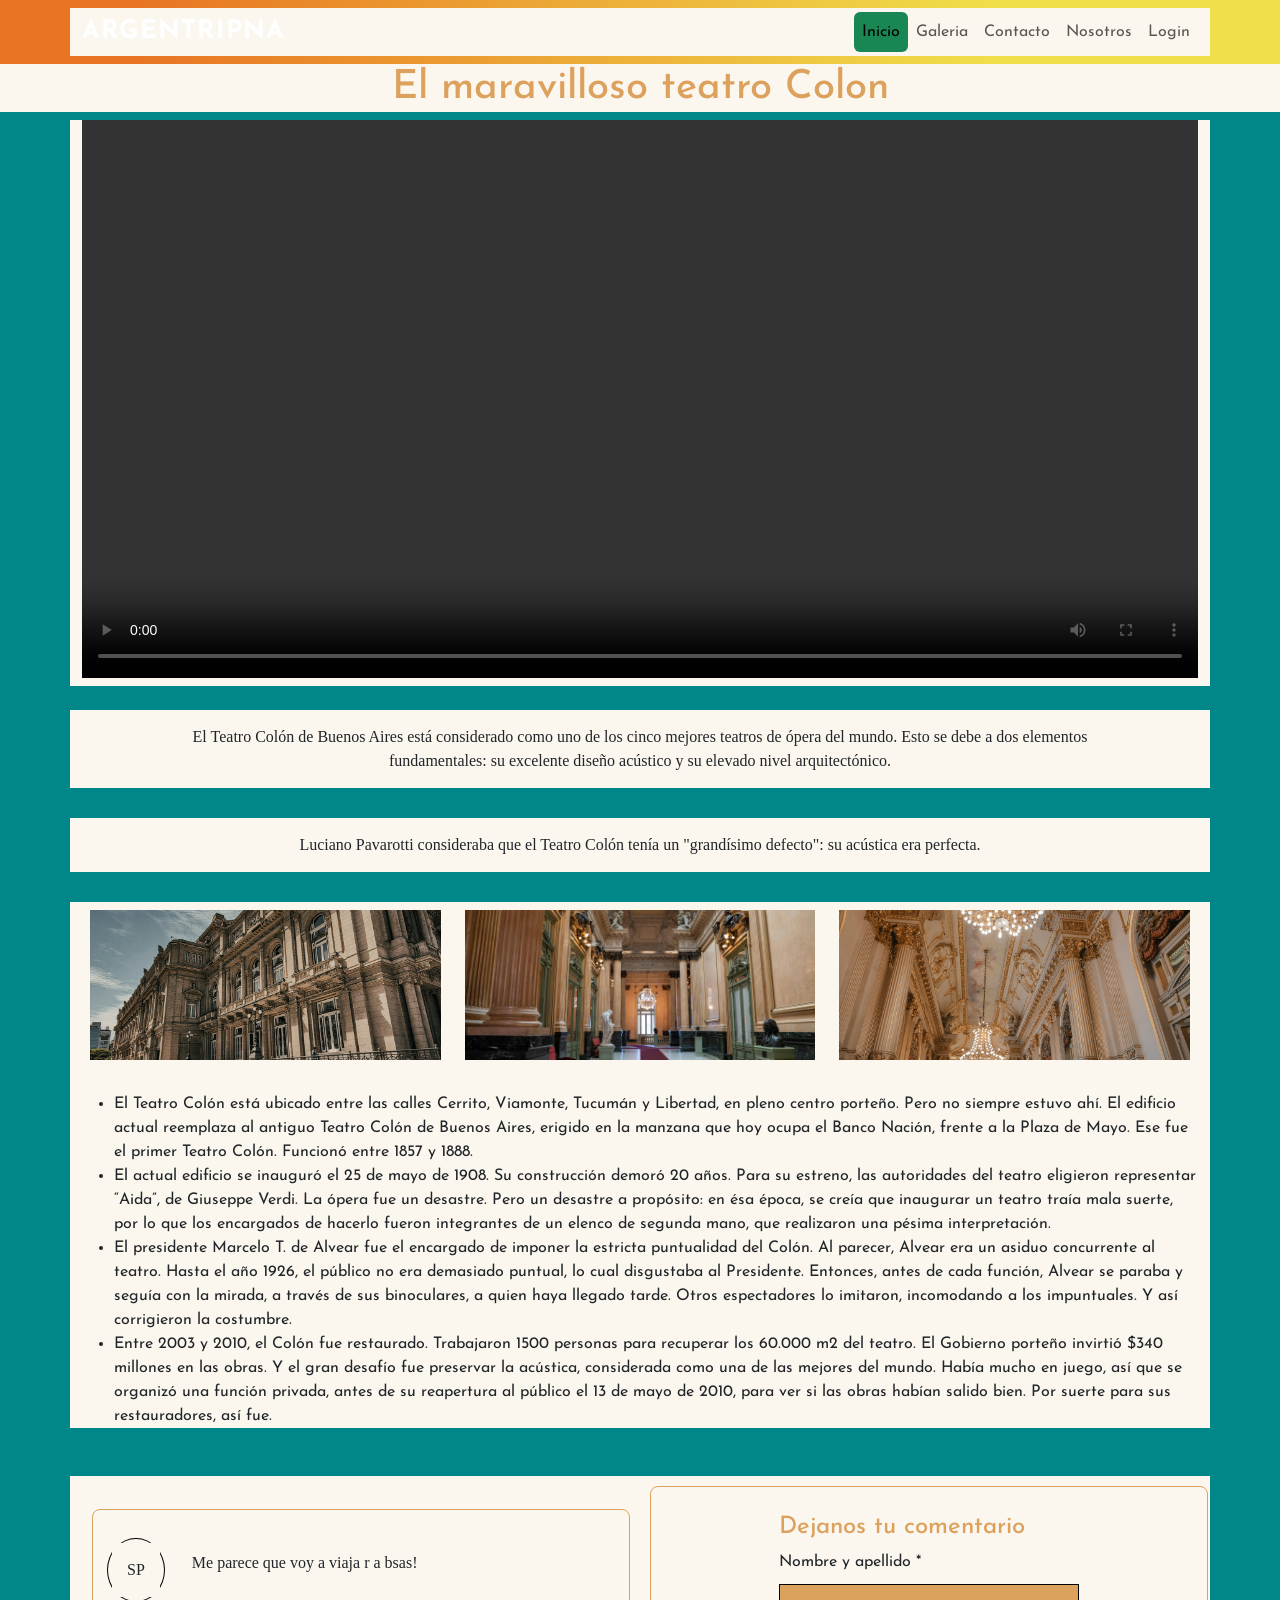
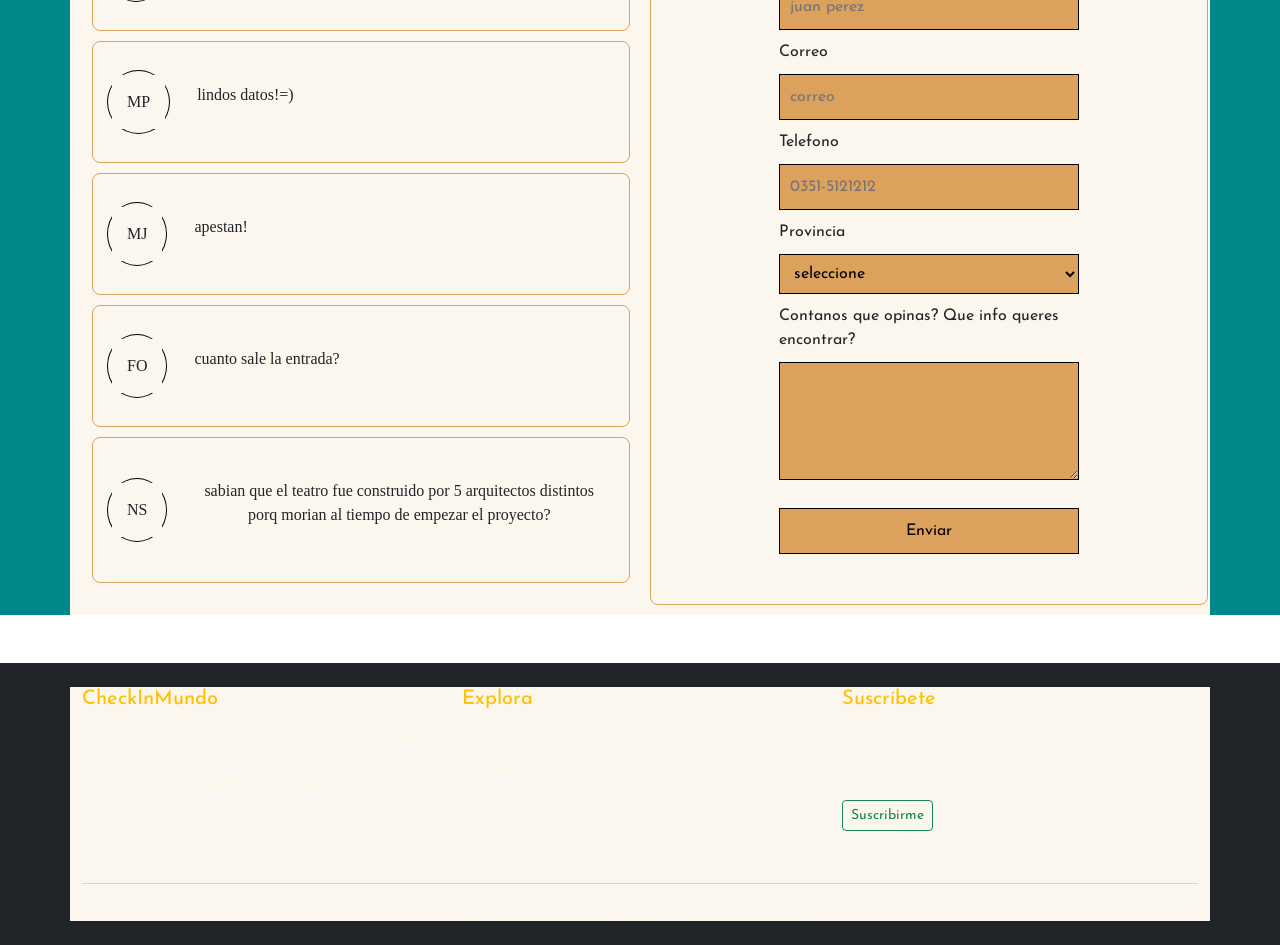
<file: pages/entradaBlog.html>
<!doctype html>
<html lang="en">
  <head>
    <meta charset="UTF-8" />
    <meta name="viewport" content="width=device-width, initial-scale=1.0" />
    <link rel="stylesheet" href="../css/bootstrap.min.css" />
    <link rel="stylesheet" href="../css/style.css" />
    
    <title>Document</title>
  </head>
  <body>
    <header class="sticky-top">
      <nav class="navbar nav-bg navbar-expand-lg">
        <div class="container">
          <a href="../index.html" class="navbar-brand">ArgenTripNA</a>
          <button
            class="navbar-toggler"
            data-bs-toggle="collapse"
            data-bs-target="#opcionesMenu"
          >
            <span class="navbar-toggler-icon"></span>
          </button>
          <div class="collapse navbar-collapse" id="opcionesMenu">
            <ul class="navbar-nav ms-auto">
              <li class="nav-item">
                <a
                  class="nav-link active btn btn-outline-success hover-blanco"
                  href="../pages/entradaBlog.html"
                  >Inicio</a
                >
              </li>
              <li class="nav-item">
                <a
                  class="nav-link btn btn-outline-success hover-blanco "
                  href="../pages/galeria.html"
                  >Galeria</a
                >
              </li>
              <li class="nav-item">
                <a 
                  class="nav-link btn btn-outline-success hover-blanco "
                  href="../pages/contacto.html"
                  >Contacto</a
                >
              </li>
              <li class="nav-item">
                <a
                  class="nav-link btn btn-outline-success hover-blanco "
                  href="../pages/nosotros.html"
                  >Nosotros</a
                >
              </li>
              <li class="nav-item">
                <a
                  class="nav-link btn btn-outline-success hover-blanco "
                  href="../pages/login.html"
                  >Login</a
                >
              </li>
            </ul>
          </div>
        </div>
      </nav>
    </header>
    <main class="bg-main">
      <h1 class="text-center color-title">El maravilloso teatro Colon</h1>
      <!-- video del colon -->
      <div class="container">
        <div>
          <div>
            <video controls autoplay class="w-100">
              <source src="../img/videoColon.mp4" type="video/mp4" />
              Your browser does not support the video tag.
            </video>
          </div>
        </div>
      </div>
      <!-- info del colon -->
      <div class="container mt-4">
        <p>
          El Teatro Colón de Buenos Aires está considerado como uno de los cinco
          mejores teatros de ópera del mundo. Esto se debe a dos elementos
          fundamentales: su excelente diseño acústico y su elevado nivel
          arquitectónico.
        </p>
      </div>
      <div class="container">
        <p>
          Luciano Pavarotti consideraba que el Teatro Colón tenía un "grandísimo
          defecto": su acústica era perfecta.
        </p>
      </div>
      <!-- imagenes del colon -->
      <div class="container mb-5">
        <div class="row p-2">
          <div class="col">
            <img
              src="../img/Colon1.jpg"
              alt="fachada teatro colon"
              class="w-100 object-fit-cover"
              style="height: 150px"
            />
          </div>
          <div class="col">
            <img
              src="../img/Colon2.jpg"
              alt="pasillo primer piso"
              class="w-100 object-fit-cover"
              style="height: 150px"
            />
          </div>
          <div class="col">
            <img
              src="../img/Colon3.jpg"
              alt="sala de entre bloques"
              class="w-100 object-fit-cover"
              style="height: 150px"
            />
          </div>
        </div>
        <div class="mt-4">
          <ul>
            <li>
              El Teatro Colón está ubicado entre las calles Cerrito, Viamonte,
              Tucumán y Libertad, en pleno centro porteño. Pero no siempre
              estuvo ahí. El edificio actual reemplaza al antiguo Teatro Colón
              de Buenos Aires, erigido en la manzana que hoy ocupa el Banco
              Nación, frente a la Plaza de Mayo. Ese fue el primer Teatro Colón.
              Funcionó entre 1857 y 1888.
            </li>
            <li>
              El actual edificio se inauguró el 25 de mayo de 1908. Su
              construcción demoró 20 años. Para su estreno, las autoridades del
              teatro eligieron representar “Aida”, de Giuseppe Verdi. La ópera
              fue un desastre. Pero un desastre a propósito: en ésa época, se
              creía que inaugurar un teatro traía mala suerte, por lo que los
              encargados de hacerlo fueron integrantes de un elenco de segunda
              mano, que realizaron una pésima interpretación.
            </li>
            <li>
              El presidente Marcelo T. de Alvear fue el encargado de imponer la
              estricta puntualidad del Colón. Al parecer, Alvear era un asiduo
              concurrente al teatro. Hasta el año 1926, el público no era
              demasiado puntual, lo cual disgustaba al Presidente. Entonces,
              antes de cada función, Alvear se paraba y seguía con la mirada, a
              través de sus binoculares, a quien haya llegado tarde. Otros
              espectadores lo imitaron, incomodando a los impuntuales. Y así
              corrigieron la costumbre.
            </li>
            <li>
              Entre 2003 y 2010, el Colón fue restaurado. Trabajaron 1500
              personas para recuperar los 60.000 m2 del teatro. El Gobierno
              porteño invirtió $340 millones en las obras. Y el gran desafío fue
              preservar la acústica, considerada como una de las mejores del
              mundo. Había mucho en juego, así que se organizó una función
              privada, antes de su reapertura al público el 13 de mayo de 2010,
              para ver si las obras habían salido bien. Por suerte para sus
              restauradores, así fue.
            </li>
          </ul>
        </div>
      </div>
      <div class="container d-lg-flex align-items-center">
        <!-- comentarios recibidos -->

        <div class="col-md-6">
          <!-- comentario 1 -->

          <div class="comentarios-eb d-flex align-items-center gap-2 rounded-3">
            <div
              class="border border-black rounded-circle p-1 m-1 align-items-center"
            >
              <p class="text-uppercase m-0">sp</p>
            </div>
            <div class="mt-3"><p>Me parece que voy a viaja r a bsas!</p></div>
          </div>
          <!-- comentario 2 -->
          <div class="comentarios-eb d-flex align-items-center gap-2 rounded-3">
            <div
              class="border border-black rounded-circle p-1 m-1 align-items-center"
            >
              <p class="text-uppercase m-0">mp</p>
            </div>
            <div class="mt-3"><p>lindos datos!=)</p></div>
          </div>

          <!-- comentario 3 -->
          <div class="comentarios-eb d-flex align-items-center gap-2 rounded-3">
            <div
              class="border border-black rounded-circle p-1 m-1 align-items-center"
            >
              <p class="text-uppercase m-0">mj</p>
            </div>
            <div class="mt-3"><p>apestan!</p></div>
          </div>

          <!-- comentario 4 -->
          <div class="comentarios-eb d-flex align-items-center gap-2 rounded-3">
            <div
              class="border border-black rounded-circle p-1 m-1 align-items-center"
            >
              <p class="text-uppercase m-0">fo</p>
            </div>
            <div class="mt-3"><p>cuanto sale la entrada?</p></div>
          </div>
          <!-- comentario 5 -->
          <div class="comentarios-eb d-flex align-items-center gap-2 rounded-3">
            <div
              class="border border-black rounded-circle p-1 m-1 align-items-center"
            >
              <p class="text-uppercase m-0">ns</p>
            </div>
            <div class="mt-3">
              <p>
                sabian que el teatro fue construido por 5 arquitectos distintos
                porq morian al tiempo de empezar el proyecto?
              </p>
            </div>
          </div>
        </div>

        <!-- formulario de contracto/comentario -->
        <div class="col-md-6 comentarios-eb rounded-3">
          <form class="form-eb mt-3">
            <h4 class="color-title">Dejanos tu comentario</h4>
            <div>
              <label for="nombreapellido"> Nombre y apellido * </label>
              <input
                class="input-eb"
                type="text"
                minlength="2"
                maxlength="12"
                placeholder="juan perez"
                required
                id="nombreapellido"
              />
            </div>
            <div>
              <label for="correo">Correo</label>
              <input
                class="input-eb"
                type="email"
                placeholder="correo"
                required
                id="correo"
              />
            </div>
            <div>
              <label for="telefono">Telefono</label>
              <input
                class="input-eb"
                type="tel"
                placeholder="0351-5121212"
                id="telefono"
              />
            </div>
            <div>
              <label for="provincia">Provincia</label>
              <select class="select-eb" id="provincia">
                <option value="">seleccione</option>
                <option value="cba">cba</option>
                <option value="bsas">bsas</option>
                <option value="jujuy">jujuy</option>
              </select>
            </div>
            <div>
              <label>Contanos que opinas? Que info queres encontrar? </label>
              <textarea
                class="textarea-eb"
                required
                id="consulta"
                rows="4"
                cols="50"
              >
              </textarea>
            </div>

            <button class="button-eb" type="submit">Enviar</button>
          </form>
        </div>
      </div>
    </main>
    <footer class="bg-dark text-light py-4 mt-5">
      <div class="container">
        <div class="row">
          <div class="col-md-4 mb-3">
            <h5 class="text-warning">CheckInMundo</h5>
            <p>
              Tu guía definitiva para explorar los destinos más increíbles del
              mundo. Viaja, explora y vive experiencias únicas.
            </p>
          </div>

          <div class="col-md-4 mb-3">
            <h5 class="text-warning">Explora</h5>
            <ul class="list-unstyled">
              <li>
                <a
                  href="../pages/galeria.html"
                  class="text-light text-decoration-none hover-naranja"
                  >Galería</a
                >
              </li>
              <li>
                <a
                  href="../pages/nosotros.html"
                  class="text-light text-decoration-none hover-naranja"
                  >Sobre Nosotros</a
                >
              </li>
              <li>
                <a
                  href="../pages/contacto.html"
                  class="text-light text-decoration-none hover-naranja"
                  >Contacto</a
                >
              </li>
            </ul>
          </div>

          <div class="col-md-4 mb-3">
            <h5 class="text-warning">Suscríbete</h5>
            <p class="small">
              Recibe tips de viajes directamente en tu correo.
            </p>
            <a
              href="../pages/suscibirse.html"
              class="btn btn-outline-success btn-sm"
              >Suscribirme</a
            >
          </div>
        </div>

        <hr class="border-secondary" />

        <div class="text-center small">
          &copy; 2026 ArgenTripNA - Todos los derechos reservados.
        </div>
      </div>
    </footer>
    <script
      src="https://cdn.jsdelivr.net/npm/bootstrap@5.3.8/dist/js/bootstrap.bundle.min.js"
      integrity="sha384-FKyoEForCGlyvwx9Hj09JcYn3nv7wiPVlz7YYwJrWVcXK/BmnVDxM+D2scQbITxI"
      crossorigin="anonymous"
    ></script>
  </body>
</html>
</file>
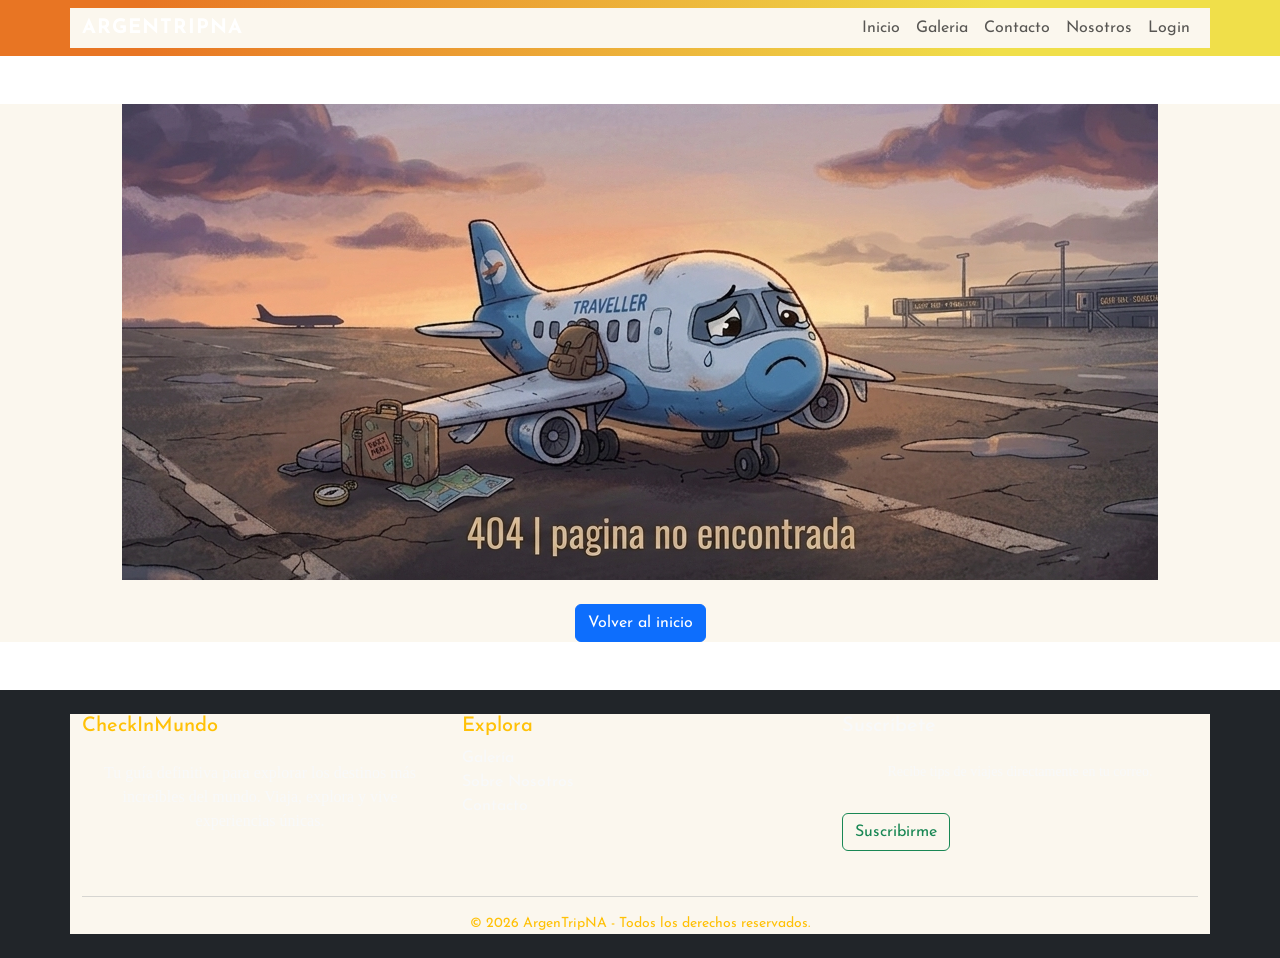
<file: pages/error404.html>
<!doctype html>
<html lang="es">
  <head>
    <meta charset="UTF-8" />
    <meta name="viewport" content="width=device-width, initial-scale=1.0" />
    <meta name="author" content="Hernan Evis" />
    <link rel="stylesheet" href="../css/bootstrap.min.css" />
    <link rel="stylesheet" href="../css/style.css" />
    <link
      href="https://cdn.jsdelivr.net/npm/bootstrap@5.3.8/dist/css/bootstrap.min.css"
      rel="stylesheet"
      integrity="sha384-sRIl4kxILFvY47J16cr9ZwB07vP4J8+LH7qKQnuqkuIAvNWLzeN8tE5YBujZqJLB"
      crossorigin="anonymous"
    />

    <title>Document</title>
</head>
<body >
     

    <title>Principal - ArgenTripNA</title>
  </head>
  <body>
    <header class="sticky-top">
      <nav class="navbar nav-bg navbar-expand-lg">
        <div class="container">
          <a href="../index.html" class="navbar-brand">ArgenTripNA</a>
          <button
            class="navbar-toggler"
            data-bs-toggle="collapse"
            data-bs-target="#opcionesMenu"
          >
            <span class="navbar-toggler-icon"></span>
          </button>
          <div class="collapse navbar-collapse" id="opcionesMenu">
            <ul class="navbar-nav ms-auto">
              <li class="nav-item">
                <a
                  class="nav-link btn btn-outline-success hover-blanco"
                  href="../pages/entradaBlog.html"
                  >Inicio</a
                >
              </li>
              <li class="nav-item">
                <a
                  class="nav-link btn btn-outline-success hover-blanco"
                  href="./galeria.html"
                  >Galeria</a
                >
              </li>
              <li class="nav-item">
                <a
                  class="nav-link btn btn-outline-success hover-blanco"
                  href="./contacto.html"
                  >Contacto</a
                >
              </li>
              <li class="nav-item">
                <a
                  class="nav-link btn btn-outline-success hover-blanco"
                  href="./nosotros.html"
                  >Nosotros</a
                >
              </li>
              <li class="nav-item">
                <a
                  class="nav-link btn btn-outline-success hover-blanco"
                  href="./login.html"
                  >Login</a
                >
              </li>
            </ul>
          </div>
        </div>
      </nav>
    </header>
    
  <main>
     
      <div class="container text-center mt-5 animacion-img-404">
      <img 
        src="../img/404error.png"
        
        alt="imagen de error"
        
      />
     
      </div>
     <div class="container text-center mt-4">
       <a class="btn btn-primary" href="../index.html" role="button"
        >Volver al inicio</a
      >
      </div> </main>
    <footer class="bg-dark text-light py-4 mt-5">
      <div class="container">
        <div class="row">
          <div class="col-md-4 mb-3">
            <h5 class="text-warning">CheckInMundo</h5>
            <p>
              Tu guía definitiva para explorar los destinos más increíbles del
              mundo. Viaja, explora y vive experiencias únicas.
            </p>
          </div>

          <div class="col-md-4 mb-3">
            <h5 class="text-warning">Explora</h5>
            <ul class="list-unstyled">
              <li>
                <a
                  href="../pages/galeria.html"
                  class="text-light text-decoration-none hover-naranja"
                  >Galería</a
                >
              </li>
              <li>
                <a
                  href="../pages/nosotros.html"
                  class="text-light text-decoration-none hover-naranja"
                  >Sobre Nosotros</a
                >
              </li>
              <li>
                <a
                  href="../pages/contacto.html"
                  class="text-light text-decoration-none hover-naranja"
                  >Contacto</a
                >
              </li>
            </ul>
          </div>

          <div class="col-md-4 mb-3">
            <h5 class="tex">Suscríbete</h5>
            <p class="small">
              Recibe tips de viajes directamente en tu correo.
            </p>
            <a
              href="../pages/suscibirse.html"
              class="btn btn-outline-success hover-blanco"
              >Suscribirme</a
            >
          </div>
        </div>

        <hr class="border-secondary" />

        <div class="text-center small text-warning">
          &copy; 2026 ArgenTripNA - Todos los derechos reservados.
        </div>
      </div>
    </footer>

    <script src="../js/bootstrap.min.js"></script>
  </body>
</html>
</file>
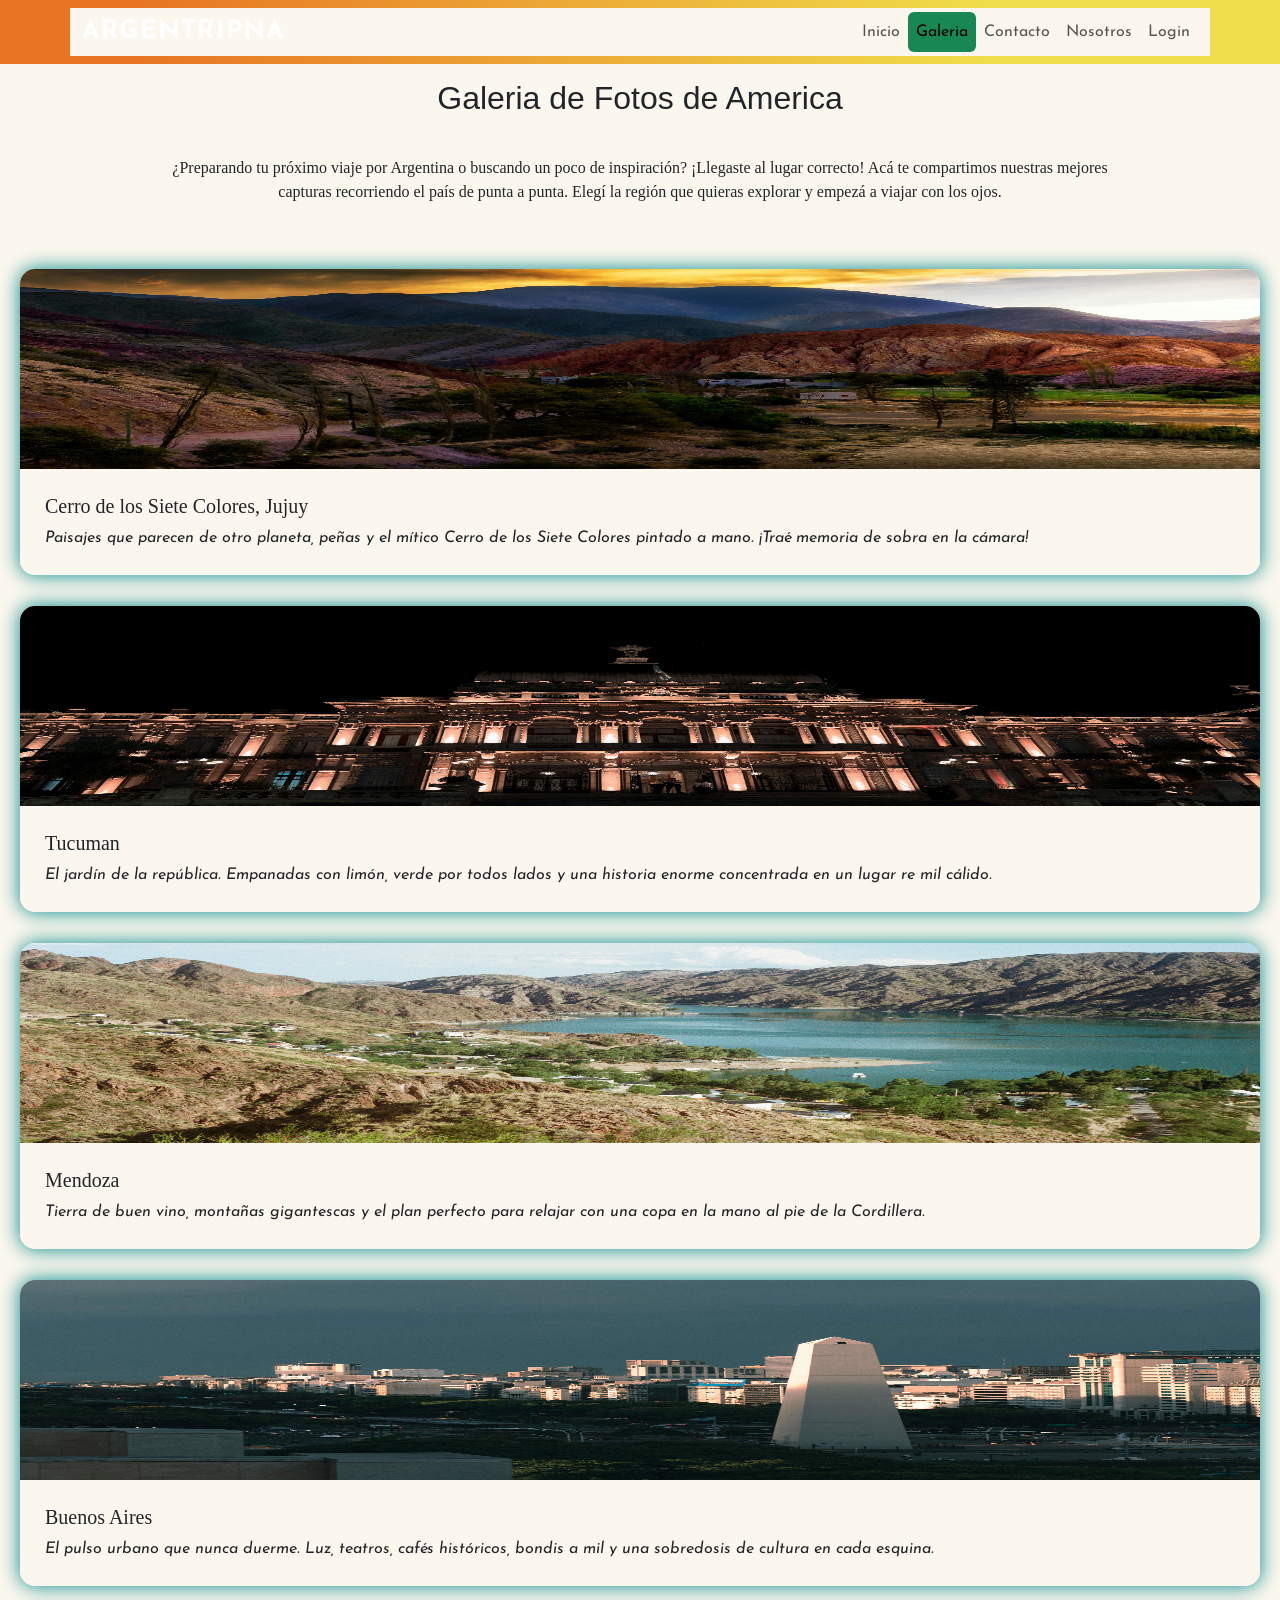
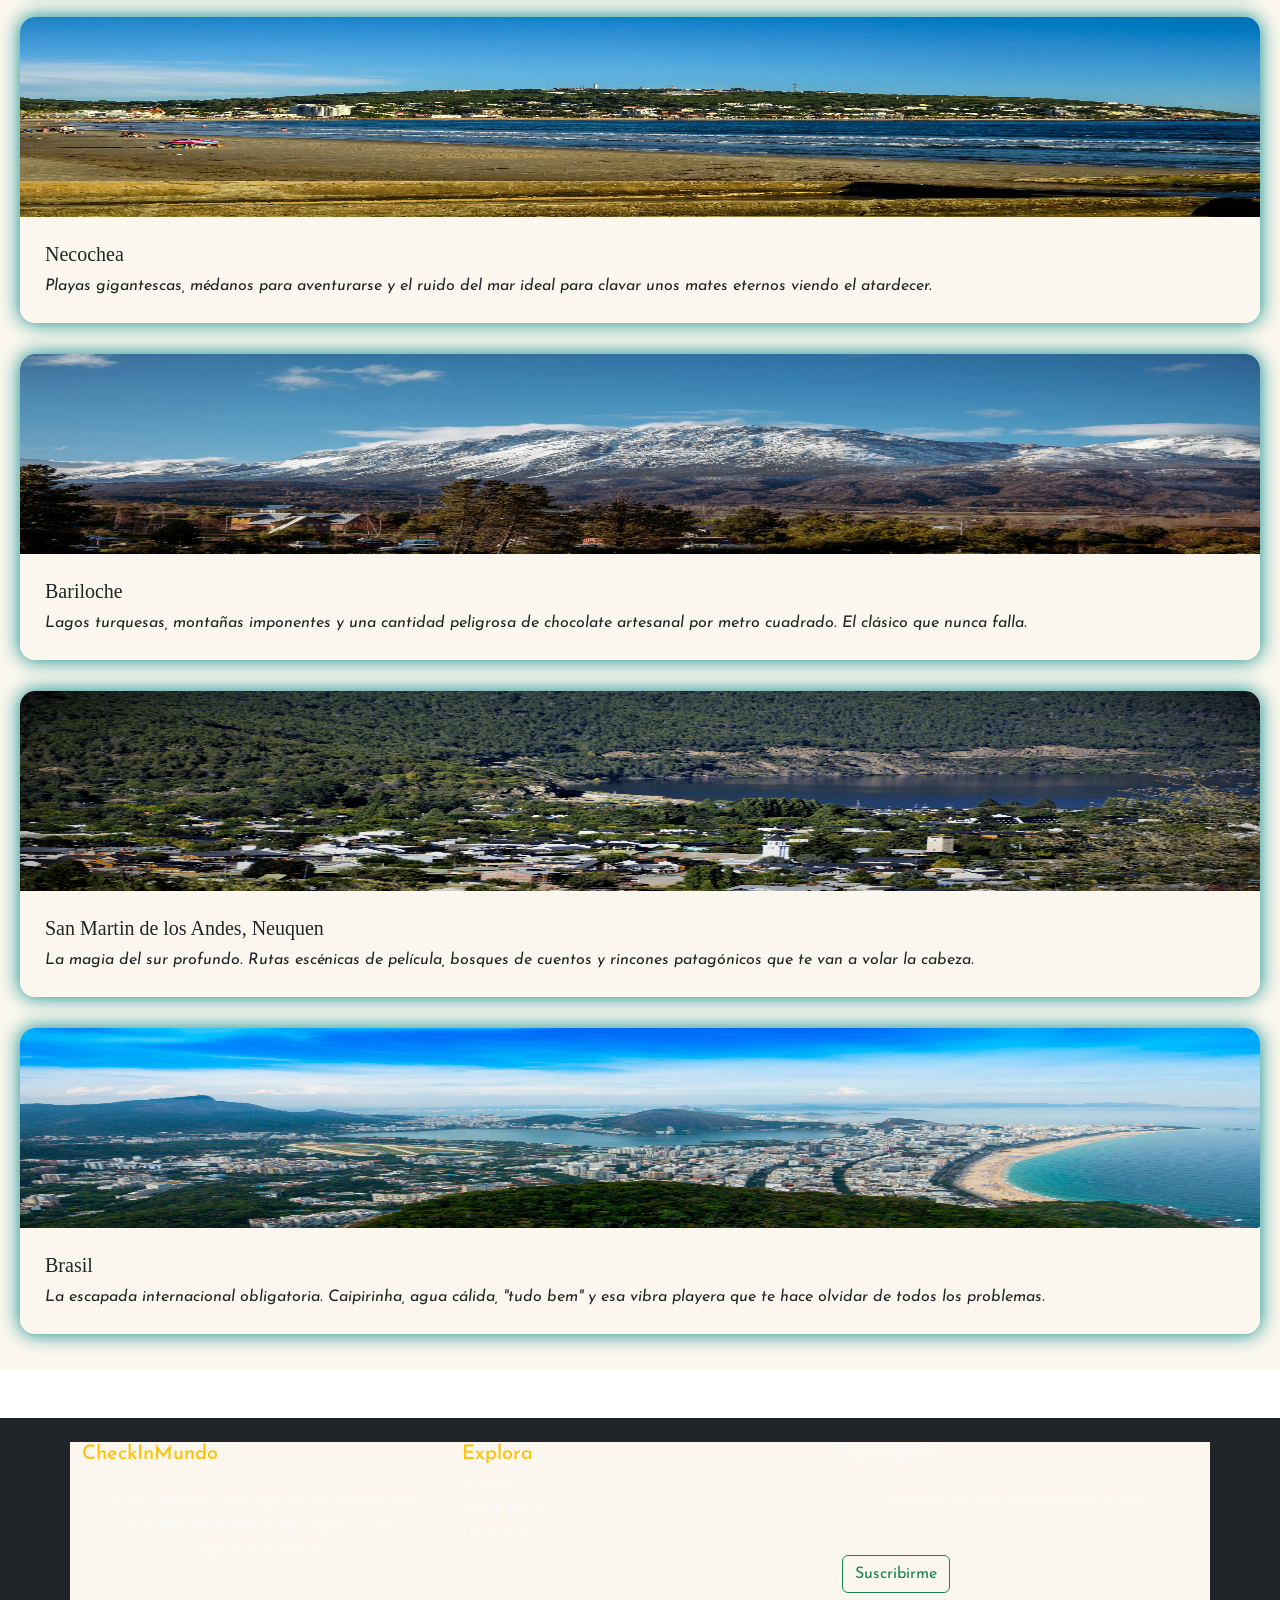
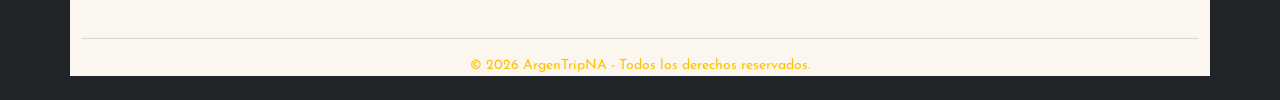
<file: pages/galeria.html>
<!doctype html>
<html lang="es">
  <head>
    <meta charset="UTF-8" />
    <meta name="viewport" content="width=device-width, initial-scale=1.0"/>
    <meta name="description" content="Galeriablog" />
    <meta name="author" content="" />
    <link rel="stylesheet" href="../index.html" />
    <link rel="stylesheet" href="../css/style.css" />
    <link rel="stylesheet" href="../pages/contacto.html" />
    <meta name="author" content="Hernan Evis" />
    <link rel="stylesheet" href="../css/bootstrap.min.css" />
    <link rel="stylesheet" href="../css/style.css" />
    <title>Principal - ArgenTripNA</title>
  </head>
    <body class="fondo">
    <header class="sticky-top">
      <nav class="navbar nav-bg navbar-expand-lg">
        <div class="container">
          <a href="./index.html" class="navbar-brand">ArgenTripNA</a>
          <button
            class="navbar-toggler"
            data-bs-toggle="collapse"
            data-bs-target="#opcionesMenu"
          >
            <span class="navbar-toggler-icon"></span>
          </button>
          <div class="collapse navbar-collapse" id="opcionesMenu">
            <ul class="navbar-nav ms-auto">
              <li class="nav-item">
                <a
                  class="nav-link btn btn-outline-success hover-blanco"
                  href="../pages/entradaBlog.html"
                  >Inicio</a
                >
              </li>
              <li class="nav-item">
                <a
                  class="nav-link btn btn-outline-success active"
                  href="./galeria.html"
                  >Galeria</a
                >
              </li>
              <li class="nav-item">
                <a
                  class="nav-link btn btn-outline-success hover-blanco"
                  href="./contacto.html"
                  >Contacto</a
                >
              </li>
              <li class="nav-item">
                <a
                  class="nav-link btn btn-outline-success hover-blanco"
                  href="./nosotros.html"
                  >Nosotros</a
                >
              </li>
              <li class="nav-item">
                <a class="nav-link btn btn-outline-success hover-blanco" href="./pages/login.html"
                  >Login</a
                >
              </li>
            </ul>
          </div>
        </div>
      </nav>
    </header>
    <main>
    <section>
      <h2>Galeria de Fotos de America</h2>
      <p>
        ¿Preparando tu próximo viaje por Argentina o buscando un poco de
        inspiración? ¡Llegaste al lugar correcto! Acá te compartimos nuestras
        mejores capturas recorriendo el país de punta a punta. Elegí la región
        que quieras explorar y empezá a viajar con los ojos.
      </p>
    </section>
    <section class="galeria">
      <figure>
        <img
          src="../img/cerro de los siete colores.jpg.jpeg"
          alt="jujuy"
          loading="lazy"
        />
        <figcaption>
          <h5 class="card-text">Cerro de los Siete Colores, Jujuy</h5>
          <cite title="source title"
            >Paisajes que parecen de otro planeta, peñas y el mítico Cerro de
            los Siete Colores pintado a mano. ¡Traé memoria de sobra en la
            cámara!</cite
          >
        </figcaption>
      </figure>
      <figure>
        <img src="../img/tucuman.jpg.jpeg" alt="tucuman" loading="lazy" />
        <figcaption>
          <h5 class="card-text">Tucuman</h5>
          <cite title="source title"
            >El jardín de la república. Empanadas con limón, verde por todos
            lados y una historia enorme concentrada en un lugar re mil
            cálido.</cite
          >
        </figcaption>
      </figure>
      <figure>
        <img src="../img/mendoza.jpg.jpeg" alt="mendoza" loading="lazy" />
        <figcaption>
          <h5 class="card-text">Mendoza</h5>
          <cite title="source title"
            >Tierra de buen vino, montañas gigantescas y el plan perfecto para
            relajar con una copa en la mano al pie de la Cordillera.</cite
          >
        </figcaption>
      </figure>
      <figure>
        <img
          src="../img/buenos aires.jpg.jpeg"
          class="img.alta"
          alt="buenos aires"
          loading="lazy"
        />
        <figcaption>
          <h5 class="card-text">Buenos Aires</h5>
          <cite title="source title"
            >El pulso urbano que nunca duerme. Luz, teatros, cafés históricos,
            bondis a mil y una sobredosis de cultura en cada esquina.</cite
          >
        </figcaption>
      </figure>
      <figure>
        <img src="../img/necochea.jpg.jpeg" alt="necochea" loading="lazy" />
        <figcaption>
          <h5 class="card-text">Necochea</h5>
          <cite title="source title"
            >Playas gigantescas, médanos para aventurarse y el ruido del mar
            ideal para clavar unos mates eternos viendo el atardecer.</cite
          >
        </figcaption>
      </figure>
      <figure>
        <img src="../img/bariloche.jpg.jpeg" alt="bariloche" loading="lazy" />
        <figcaption>
          <h5 class="card-text">Bariloche</h5>
          <cite title="Source Title">
            Lagos turquesas, montañas imponentes y una cantidad peligrosa de
            chocolate artesanal por metro cuadrado. El clásico que nunca
            falla.</cite
          >
        </figcaption>
      </figure>
      <figure>
        <img
          src="../img/san martin de los andes.jpg.jpeg"
          alt="mendoza"
          loading="lazy"
        />
        <figcaption>
          <h5 class="card-text">San Martin de los Andes, Neuquen</h5>
          <cite title="source title"
            >La magia del sur profundo. Rutas escénicas de película, bosques de
            cuentos y rincones patagónicos que te van a volar la cabeza.</cite
          >
        </figcaption>
      </figure>
      <figure>
        <img src="../img/brasil.jpg.jpeg" alt="brasil" loading="lazy" />
        <figcaption>
          <h5 class="card-text">Brasil</h5>
          <cite title="source title"
            >La escapada internacional obligatoria. Caipirinha, agua cálida,
            "tudo bem" y esa vibra playera que te hace olvidar de todos los
            problemas.</cite
          >
        </figcaption>
      </figure>
    </section></main>
     <footer class="bg-dark text-light py-4 mt-5">
      <div class="container">
        <div class="row">
          <div class="col-md-4 mb-3">
            <h5 class="text-warning">CheckInMundo</h5>
            <p>
              Tu guía definitiva para explorar los destinos más increíbles del
              mundo. Viaja, explora y vive experiencias únicas.
            </p>
          </div>

          <div class="col-md-4 mb-3">
            <h5 class="text-warning">Explora</h5>
            <ul class="list-unstyled">
              <li>
                <a
                  href="../pages/galeria.html"
                  class="text-light text-decoration-none hover-naranja"
                  >Galería</a
                >
              </li>
              <li>
                <a
                  href="../pages/nosotros.html"
                  class="text-light text-decoration-none hover-naranja"
                  >Sobre Nosotros</a
                >
              </li>
              <li>
                <a
                  href="../pages/contacto.html"
                  class="text-light text-decoration-none hover-naranja"
                  >Contacto</a
                >
              </li>
            </ul>
          </div>

          <div class="col-md-4 mb-3">
            <h5 class="tex">Suscríbete</h5>
            <p class="small">
              Recibe tips de viajes directamente en tu correo.
            </p>
            <a
              href="../pages/suscibirse.html"
              class="btn btn-outline-success hover-blanco"
              >Suscribirme</a
            >
          </div>
        </div>

        <hr class="border-secondary" />

        <div class="text-center small  text-warning">
          &copy; 2026 ArgenTripNA - Todos los derechos reservados.
        </div>
      </div>
    <link rel="stylesheet" href="../css/bootstrap.min.css" />
    <link rel="stylesheet" href="../css/style.css" />
    <title>Destinos Turísticos</title>
  </head>
  <body>
    <main>
      <div
        class="modal fade"
        id="ModalSuscripcion"
        tabindex="-1"
        aria-labelledby="ModalSuscripcionLabel"
        aria-hidden="true"
      >
        <div class="modal-dialog">
          <div class="modal-content">
            <div class="modal-header">
              <h2 class="modal-title fs-5" id="ModalSuscripcionLabel">
                Suscribirse a ArgenTripNa
              </h2>
              <button
                type="button"
                class="btn-close"
                data-bs-dismiss="modal"
                aria-label="Close"
              ></button>
            </div>
            <div class="modal-body">
              <div class="container pb-1 pt-1">
                <label class="largo-texto" for="usuario"
                  >Nombre de Usuario *</label
                >
                <input
                  type="text"
                  minlength="2"
                  maxlength="30"
                  placeholder="Ej:Alex4510"
                  required
                  id="usuario"
                />
              </div>
              <div class="container pb-1 pt-1">
                <label class="largo-texto" for="email">Mail *</label>
                <input
                  type="email"
                  placeholder="Ej: Alex1090@gmail.com"
                  required
                  id="email"
                />
              </div>
              <div class="container">
                <label class="largo-texto" for="Contraseña">Contraseña *</label>
                <input
                  type="password"
                  minlength="2"
                  maxlength="50"
                  placeholder="*************"
                  required
                  id="Contraseña"
                />
              </div>
              <button type="submit" class="btn btn-primary mt-2">
                Suscribirse
              </button>
            </div>
          </div>
        </div>
      </div>
    </footer>
     <script src="../js/bootstrap.min.js"></script>
</html>
</file>
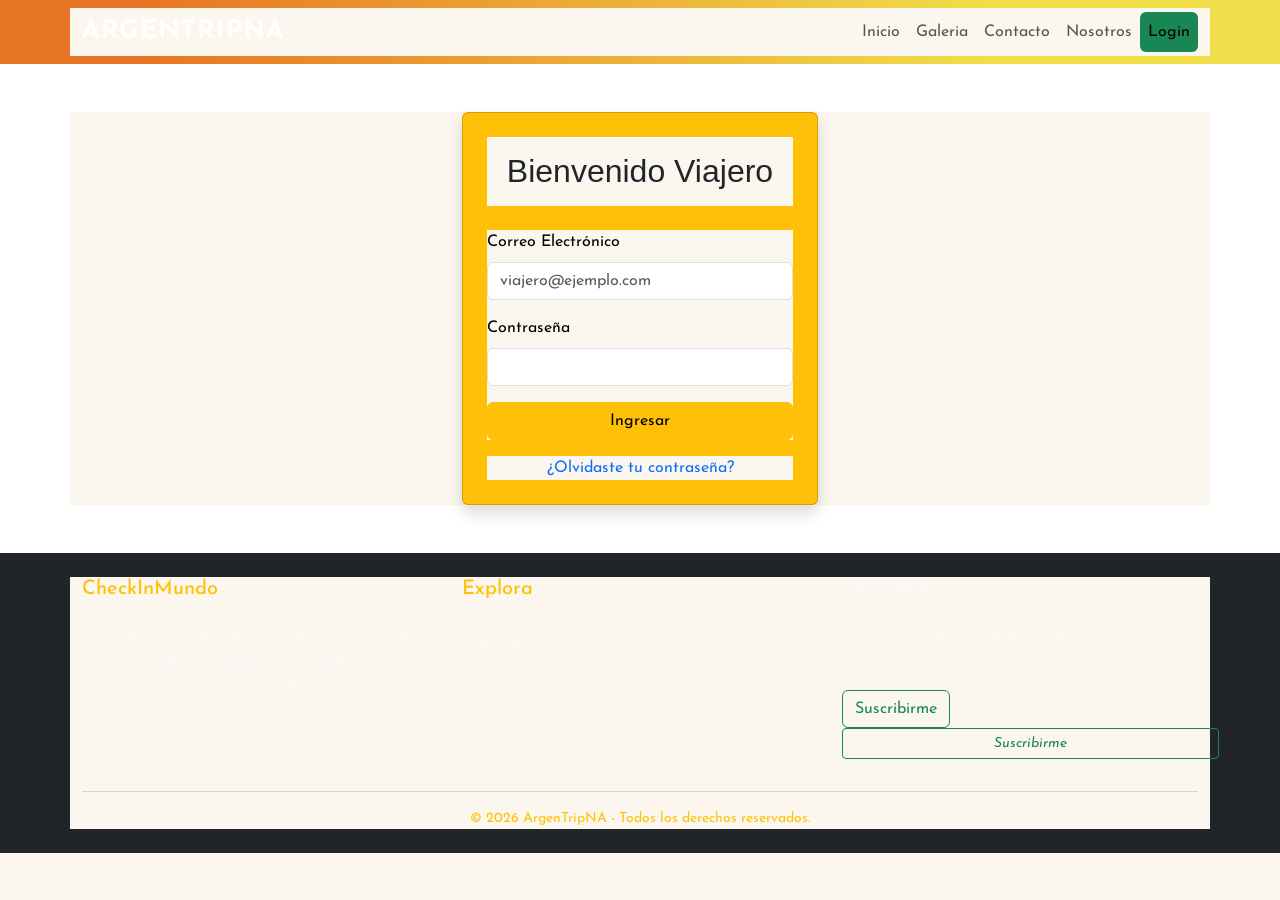
<file: pages/login.html>
<!doctype html>
<html lang="es">
  <head>
    <meta charset="UTF-8" />
    <meta name="viewport" content="width=device-width, initial-scale=1.0" />
    <link rel="stylesheet" href="../css/bootstrap.min.css" />
    <link rel="stylesheet" href="../css/style.css" />
    <title>Principal - ArgenTripNA</title>
  </head>
  <body>
    <header class="sticky-top">
      <nav class="navbar nav-bg navbar-expand-lg">
        <div class="container">
          <a href="../index.html" class="navbar-brand">ArgenTripNA</a>
          <button
            class="navbar-toggler"
            data-bs-toggle="collapse"
            data-bs-target="#opcionesMenu"
          >
            <span class="navbar-toggler-icon"></span>
          </button>
          <div class="collapse navbar-collapse" id="opcionesMenu">
            <ul class="navbar-nav ms-auto">
              <li class="nav-item">
                <a
                  class="nav-link btn btn-outline-success hover-blanco"
                  href="../pages/entradaBlog.html"
                  >Inicio</a
                >
              </li>
              <li class="nav-item">
                <a
                  class="nav-link btn btn-outline-success hover-blanco"
                  href="../pages/galeria.html"
                  >Galeria</a
                >
              </li>
              <li class="nav-item">
                <a
                  class="nav-link btn btn-outline-success hover-blanco"
                  href="../pages/contacto.html"
                  >Contacto</a
                >
              </li>
              <li class="nav-item">
                <a
                  class="nav-link btn btn-outline-success hover-blanco"
                  href="./nosotros.html"
                  >Nosotros</a
                >
              </li>
              <li class="nav-item">
                <a class="nav-link btn btn-outline-success active" href="./login.html"
                  >Login</a
                >
              </li>
            </ul>
          </div>
        </div>
      </nav>
    </header>

    <main class="container mt-5">
      <div class="row justify-content-center">
        <div class="col-md-6 col-lg-4">
          <div class="card p-4 shadow text-bg-warning">
            <h2 class="text-center mb-4 text-dark">Bienvenido Viajero</h2>
            <form>
              <div class="mb-3">
                <label for="email" class="form-label">Correo Electrónico</label>
                <input type="email" class="form-control" id="email" placeholder="viajero@ejemplo.com" required>
              </div>
              <div class="mb-3">
                <label for="password" class="form-label">Contraseña</label>
                <input type="password" class="form-control" id="password" required>
              </div>
           <button type="submit" class="btn btn-warning w-100 transition-button">Ingresar</button>
            </form>
            <div class="text-center mt-3">
              <a href="#" class="text-decoration-none">¿Olvidaste tu contraseña?</a>
    </main>
    
    

    <footer class="bg-dark text-light py-4 mt-5">
      <div class="container">
        <div class="row">
          <div class="col-md-4 mb-3">
            <h5 class="text-warning">CheckInMundo</h5>
            <p>
              Tu guía definitiva para explorar los destinos más increíbles del
              mundo. Viaja, explora y vive experiencias únicas.
            </p>
          </div>

          <div class="col-md-4 mb-3">
            <h5 class="text-warning">Explora</h5>
            <ul class="list-unstyled">
              <li>
                <a
                  href="../pages/galeria.html"
                  class="text-light text-decoration-none hover-naranja"
                  >Galería</a
                >
              </li>
              <li>
                <a
                  href="../pages/nosotros.html"
                  class="text-light text-decoration-none hover-naranja"
                  >Sobre Nosotros</a
                >
              </li>
              <li>
                <a
                  href="../pages/contacto.html"
                  class="text-light text-decoration-none hover-naranja"
                  >Contacto</a
                >
              </li>
            </ul>
          </div>

          <div class="col-md-4 mb-3">
            <h5 class="tex">Suscríbete</h5>
            <p class="small">
              Recibe tips de viajes directamente en tu correo.
            </p>
            <a
              href="../pages/suscibirse.html"
              class="btn btn-outline-success hover-blanco"
              >Suscribirme</a
            >
            <button class="btn btn-outline-success btn-sm" data-bs-toggle="modal" data-bs-target="#ModalSuscripcion">
              <i class="bi bi-play-fill">Suscribirme</i>
            </button>
          </div>
        </div>

        <hr class="border-secondary" />

        <div class="text-center small  text-warning">
          &copy; 2026 ArgenTripNA - Todos los derechos reservados.
        </div>
      </div>
  </head>
  <body>
    <main>
      <div
        class="modal fade"
        id="ModalSuscripcion"
        tabindex="-1"
        aria-labelledby="ModalSuscripcionLabel"
        aria-hidden="true"
      >
        <div class="modal-dialog">
          <div class="modal-content">
            <div class="modal-header">
              <h2 class="modal-title fs-5" id="ModalSuscripcionLabel">
                Suscribirse a ArgenTripNa
              </h2>
              <button
                type="button"
                class="btn-close"
                data-bs-dismiss="modal"
                aria-label="Close"
              ></button>
            </div>
            <div class="modal-body">
              <div class="container pb-1 pt-1">
                <label class="largo-texto" for="usuario"
                  >Nombre de Usuario *</label
                >
                <input
                  type="text"
                  minlength="2"
                  maxlength="30"
                  placeholder="Ej:Alex4510"
                  required
                  id="usuario"
                />
              </div>
              <div class="container pb-1 pt-1">
                <label class="largo-texto" for="email">Mail *</label>
                <input
                  type="email"
                  placeholder="Ej: Alex1090@gmail.com"
                  required
                  id="email"
                />
              </div>
              <div class="container">
                <label class="largo-texto" for="Contraseña">Contraseña *</label>
                <input
                  type="password"
                  minlength="2"
                  maxlength="50"
                  placeholder="*************"
                  id="Contraseña"
                />
              </div>
              <button type="submit" class="btn btn-primary mt-2">
                Suscribirse
              </button>
            </div>
          </div>
        </div>
      </div>
    </main>
    <script src="../js/bootstrap.min.js"></script>
  </body>
</html>
</file>
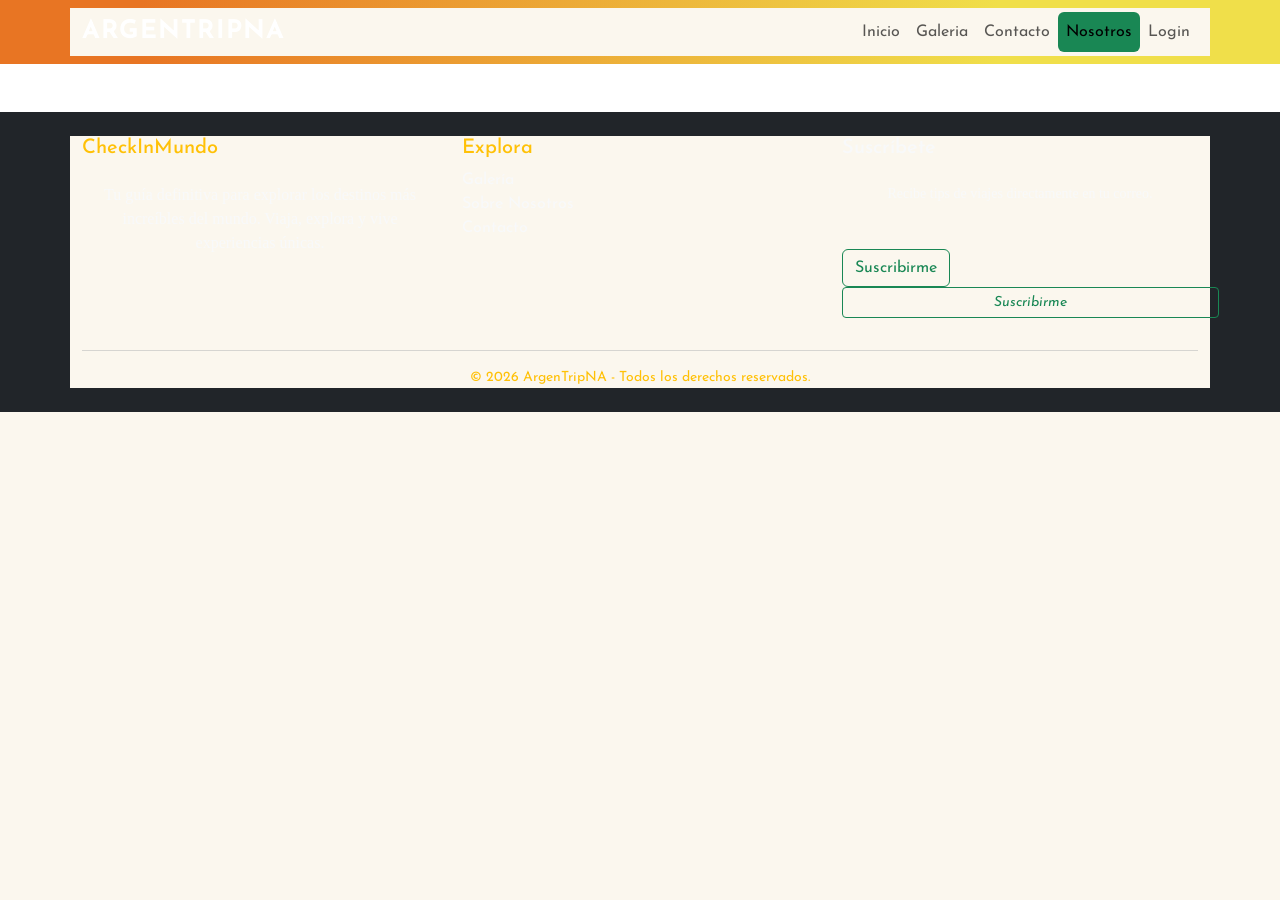
<file: pages/nosotros.html>
<!doctype html>
<html lang="es">
  <head>
    <meta charset="UTF-8" />
    <meta name="viewport" content="width=device-width, initial-scale=1.0" />
    <meta name="author" content="Hernan Evis" />
    <link rel="stylesheet" href="../css/bootstrap.min.css" />
    <link rel="stylesheet" href="../css/style.css" />
    <title>Principal - ArgenTripNA</title>
  </head>
  <body>
    <header class="sticky-top">
      <nav class="navbar nav-bg navbar-expand-lg">
        <div class="container">
          <a href="../index.html" class="navbar-brand">ArgenTripNA</a>
          <button
            class="navbar-toggler"
            data-bs-toggle="collapse"
            data-bs-target="#opcionesMenu"
          >
            <span class="navbar-toggler-icon"></span>
          </button>
          <div class="collapse navbar-collapse" id="opcionesMenu">
            <ul class="navbar-nav ms-auto">
              <li class="nav-item">
                <a
                  class="nav-link btn btn-outline-success hover-blanco"
                  href="../pages/entradaBlog.html"
                  >Inicio</a
                >
              </li>
              <li class="nav-item">
                <a
                  class="nav-link btn btn-outline-success hover-blanco"
                  href="../pages/galeria.html"
                  >Galeria</a
                >
              </li>
              <li class="nav-item">
                <a
                  class="nav-link btn btn-outline-success hover-blanco"
                  href="./contacto.html"
                  >Contacto</a
                >
              </li>
              <li class="nav-item">
                <a
                  class="nav-link btn btn-outline-success hover-blanco active"
                  href="./nosotros.html"
                  >Nosotros</a
                >
              </li>
              <li class="nav-item">
                <a class="nav-link btn btn-outline-success hover-blanco" href="./login.html"
                  >Login</a
                >
              </li>
            </ul>
          </div>
        </div>
      </nav>
    </header>

    <main class="container my-5"></main>

    <footer class="bg-dark text-light py-4 mt-5">
      <div class="container">
        <div class="row">
          <div class="col-md-4 mb-3">
            <h5 class="text-warning">CheckInMundo</h5>
            <p>
              Tu guía definitiva para explorar los destinos más increíbles del
              mundo. Viaja, explora y vive experiencias únicas.
            </p>
          </div>

          <div class="col-md-4 mb-3">
            <h5 class="text-warning">Explora</h5>
            <ul class="list-unstyled">
              <li>
                <a
                  href="../pages/galeria.html"
                  class="text-light text-decoration-none hover-naranja"
                  >Galería</a
                >
              </li>
              <li>
                <a
                  href="../pages/nosotros.html"
                  class="text-light text-decoration-none hover-naranja"
                  >Sobre Nosotros</a
                >
              </li>
              <li>
                <a
                  href="../pages/contacto.html"
                  class="text-light text-decoration-none hover-naranja"
                  >Contacto</a
                >
              </li>
            </ul>
          </div>

          <div class="col-md-4 mb-3">
            <h5 class="tex">Suscríbete</h5>
            <p class="small">
              Recibe tips de viajes directamente en tu correo.
            </p>
            <a
              href="../pages/suscibirse.html"
              class="btn btn-outline-success hover-blanco"
              >Suscribirme</a>
          <button
              class="btn btn-outline-success btn-sm"
              data-bs-toggle="modal"
              data-bs-target="#ModalSuscripcion"
            >
              <i class="bi bi-play-fill">Suscribirme</i>
            </button>
          </div>
        </div>

        <hr class="border-secondary" />

        <div class="text-center small  text-warning">
          &copy; 2026 ArgenTripNA - Todos los derechos reservados.
        </div>
      </div>
    <link rel="stylesheet" href="../css/bootstrap.min.css" />
    <link rel="stylesheet" href="../css/style.css" />
    <title>Destinos Turísticos</title>
  </head>
  <body>
    <main>
      <div
        class="modal fade"
        id="ModalSuscripcion"
        tabindex="-1"
        aria-labelledby="ModalSuscripcionLabel"
        aria-hidden="true"
      >
        <div class="modal-dialog">
          <div class="modal-content">
            <div class="modal-header">
              <h2 class="modal-title fs-5" id="ModalSuscripcionLabel">
                Suscribirse a ArgenTripNa
              </h2>
              <button
                type="button"
                class="btn-close"
                data-bs-dismiss="modal"
                aria-label="Close"
              ></button>
            </div>
            <div class="modal-body">
              <div class="container pb-1 pt-1">
                <label class="largo-texto" for="usuario"
                  >Nombre de Usuario *</label
                >
                <input
                  type="text"
                  minlength="2"
                  maxlength="30"
                  placeholder="Ej:Alex4510"
                  required
                  id="usuario"
                />
              </div>
              <div class="container pb-1 pt-1">
                <label class="largo-texto" for="email">Mail *</label>
                <input
                  type="email"
                  placeholder="Ej: Alex1090@gmail.com"
                  required
                  id="email"
                />
              </div>
              <div class="container">
                <label class="largo-texto" for="Contraseña">Contraseña *</label>
                <input
                  type="password"
                  minlength="2"
                  maxlength="50"
                  placeholder="*************"
                  required
                  id="Contraseña"
                />
              </div>
              <button type="submit" class="btn btn-primary mt-2">
                Suscribirse
              </button>
            </div>
          </div>
        </div>
      </div>
    </footer>
    <script src="../js/bootstrap.min.js"></script>
  </body>
</html>
</file>
<file: css/style.css>
@import url("https://fonts.googleapis.com/css2?family=Josefin+Sans:ital,wght@0,100..700;1,100..700&display=swap");

* {
  font-family: "Josefin Sans", sans-serif;
  font-optical-sizing: auto;
}

:root {
  /* Colores Principales */
  --color-principal: #dda15e; /* Amarillo mostaza / arena */
  --color-acento: #00878a; /* Turquesa oscuro (Suscripción/Buscar) */
  --color-llamado-accion: #e65f19; /* Naranja vibrante (Ver más/Paginación) */

  /* Fondos y Superficies */
  --color-fondo: #fbf7ee; /* Blanco crema suave */
  --color-tarjeta: #ffffff; /* Blanco puro para las tarjetas */
  --color-publicidad: #eae3d2; /* Gris arena para el banner */

  /* Texto */
  --color-texto-oscuro: #262626; /* Negro carbón para lectura */
  --color-texto-claro: #ffffff; /* Blanco para texto sobre botones */
}

@media screen and (min-width: 1199px) {
  .nos-div {
    border-radius: 10px;
    background-color: var(--color-fondo);
    width: 100%;
    height: fit-content;
  }

  .nos-divdos {
    border-radius: 10px;
    background-color: var(--color-fondo);
    width: 75%;
    height: fit-content;
  }

  .nos-divtres {
    border-radius: 10px;
    background-color: var(--color-fondo);
    width: 75%;
    height: fit-content;
    margin-left: 25%;
  }

  .nos-divtitulo {
    border-radius: 10px;
    background-color: var(--color-fondo);
    width: 25%;
    height: fit-content;
  }

  .nos-divtitulodos {
    border-radius: 10px;
    background-color: var(--color-fondo);
    width: 25%;
    height: fit-content;
    margin-left: 75%;
  }
  .letras-nos-somos {
    text-align: center;
  }

  .letras-nos-obj {
    text-align: start;
  }
  .letras-nos-vis {
    text-align: end;
  }
}

@media screen and (min-width: 768px) {
  .nos-div {
    border-radius: 10px;
    background-color: var(--color-fondo);
    width: 100%;
    height: fit-content;
  }

  .nos-divdos {
    border-radius: 10px;
    background-color: var(--color-fondo);
    width: 75%;
    height: fit-content;
  }

  .nos-divtres {
    border-radius: 10px;
    background-color: var(--color-fondo);
    width: 75%;
    height: fit-content;
    margin-left: 25%;
  }

  .nos-divtitulo {
    border-radius: 10px;
    background-color: var(--color-fondo);
    width: 30%;
    height: fit-content;
  }

  .nos-divtitulodos {
    border-radius: 10px;
    background-color: var(--color-fondo);
    width: 25%;
    height: fit-content;
    margin-left: 75%;
  }

  .letras-nos-somos {
    text-align: center;
  }

  .letras-nos-obj {
    text-align: start;
  }
  .letras-nos-vis {
    text-align: end;
  }
}

@media screen and (max-width: 576px) {
  .nos-div {
    border-radius: 10px;
    background-color: var(--color-fondo);
    width: 100%;
    height: fit-content;
  }

  .nos-divdos {
    border-radius: 10px;
    background-color: var(--color-fondo);
    width: 90%;
    height: fit-content;
    margin-left: 5%;
  }

  .nos-divtres {
    border-radius: 10px;
    background-color: var(--color-fondo);
    width: 90%;
    height: fit-content;
    margin-left: 5%;
  }

  .nos-divtitulo {
    border-radius: 10px;
    background-color: var(--color-fondo);
    width: 55%;
    height: fit-content;
    margin-left: 20%;
  }

  .nos-divtitulodos {
    border-radius: 10px;
    background-color: var(--color-fondo);
    width: 55%;
    height: fit-content;
    margin-left: 20%;
  }

  .letras-nos-media {
    text-align: center;
  }
}
/* estilos pagina entradaBlog */
.bg-main {
  background-color: var(--color-acento);
}
.color-title {
  color: var(--color-principal);
}
.form-eb {
  width: 300px;
  margin: auto;
  margin-bottom: 30px;
}

.input-eb,
.textarea-eb,
.button-eb,
.select-eb {
  background-color: var(--color-principal);
  width: 100%;
  padding: 10px;
  margin-top: 10px;
  margin-bottom: 10px;
  border: 1px solid black;
}
select,
button {
  width: 106%;
}
.comentarios-eb {
    border: 1px solid var(--color-principal);
    padding: 10px;
    margin: 10px;
}

/* estilos pagina error */

.animacion-img-404 {
  animation: expansiva 3s linear 1;
}
@keyframes expansiva {
  from {
    transform: scale(1);
  }
  to {
    transform: scale(1.5);
  }
}

.div-nosotros {
  border-radius: 10px;
  background-color: var(--color-fondo);
  width: 100%;
  height: fit-content;
}

.letra-nos {
  padding-inline-start: 15px;
  padding-inline-end: 15px;
  padding-top: 10px;
}

.separacion-texto {
  line-height: 30px;
}

.largo-texto {
  width: 100%;
}

.color-modal {
  background-color: var(--color-tarjeta);
  color: var(--color-texto-oscuro);
}

* {
  margin: 0px;
  padding: 0px;
  box-sizing: border-box;
  background: #FBF7EE;
  
}
h2{
  padding: 15px;
  text-align: center;
  font-family:'Lucida Sans', 'Lucida Sans Regular', 'Lucida Grande', 'Lucida Sans Unicode', Geneva, Verdana, sans-serif
}
p{
  padding: 15px;
  font-family: Josefin sans-serif;
  max-width: 1000px;
  text-align: center;
  margin: 0 auto 30px;
}

.galeria {
  
  padding: 20px;
  margin-top: 15px;
  display: flex;
  flex-direction: column;
  gap: 15px;    /* Permite que las imágenes bajen a la siguiente línea si no caben */           /* Espaciado de 15px entre las imágenes (puedes cambiarlo) */
  justify-content: center; /* Centra las imágenes en la pantalla */
  align-items: stretch;
  object-fit: cover; 
}

nav{
  background-color: #DDA15E;
}

figure {
  border-radius: 15px;
  overflow: hidden;
  filter: drop-shadow(0 0 10px  #00878A);
  transition: 800ms;
  img {
    width: 100%;
    height: 200px;
    vertical-align: bottom;
  object-position: center; /* Centra el enfoque del recorte */
  }
  figcaption {
   h5{
     font-family: josefin sans-serif;
   }
    background-color: var(--color-fondo);
    padding: 25px;
  }
  &:hover{
    position: relative;
    bottom: 10px;
     filter: drop-shadow(0 0 10px #00878A);
  }
}

nav {
  /* Color de respaldo (fallback) */
  background: #e87523;

  /* Tu degradado específico */
  background: linear-gradient(
    90deg,
    rgba(232, 117, 35, 1) 11%,
    rgba(240, 223, 74, 1) 78%
  );
}

.navbar-brand {
  font-weight: 800; /* Mucho más peso */
  font-size: 1.6rem;
  letter-spacing: 1px; /* Aire entre letras */
  text-transform: uppercase; /* Opcional, le da autoridad */
  color: var(--color-texto-claro) !important;
  transition: transform 0.3s ease;
}

.navbar-brand:hover {
  transform: scale(1.05); /* Pequeño efecto al pasar el mouse */
}

.hover-naranja {
  transition: color 0.3s ease; /* Esto hace que el cambio sea suave */
}

.hover-naranja:hover {
  color: var(--color-llamado-accion) !important; /* O usa el código #E65F19 */
}

.hover-blanco {
  transition: color 0.3s ease; /* Esto hace que el cambio sea suave */
}

.hover-blanco:hover {
  color: var(--color-tarjeta);
}

.btn-naranja {
  btn {
    color: #e65f19;
  }
}
.largo-texto {
  width: 100%;
}

.fondo {
    /* rgba(0, 0, 0, 0.4) 

    */
    background-image: linear-gradient(rgba(0, 0, 0, 0.4), rgba(0, 0, 0, 0.4)), 
                      url('../img/fondo.png');
    
    background-size: cover;
    background-position: center;
    background-repeat: no-repeat;
    background-attachment: fixed;
}

.card-glass {
    background-color: rgba(255, 255, 255, 0.93) !important;
    backdrop-filter: blur(8px);
}

.zoom-img {
    transition: transform 0.4s ease-in-out;
}
.zoom-img:hover {
    transform: scale(1.07);
}

.card-hover {
    transition: transform 0.3s cubic-bezier(0.25, 0.8, 0.25, 1), box-shadow 0.3s ease;
}
.card-hover:hover {
    transform: translateY(-5px);
    box-shadow: 0 12px 24px rgba(0, 0, 0, 0.15) !important;
}

.btn[style*="background-color: #008080"]:hover {
    background-color: #e65c00 !important;
}

.ad-hover {
    transition: transform 0.3s ease, filter 0.3s ease;
}
.ad-hover:hover {
    transform: scale(1.03);
    filter: contrast(1.08) brightness(1.03);
}

.body-login{
    min-height: 100vh;
    display: flex;
    align-items: center;
    justify-content: center; 
}

.btn-warning:hover {
    background-color: #fd7e14 !important; 
    border-color: #fd7e14 !important;
    color: white !important; 
}

.transition-button {
    transition: background-color 0.3s ease, border-color 0.3s ease;
}
</file>
